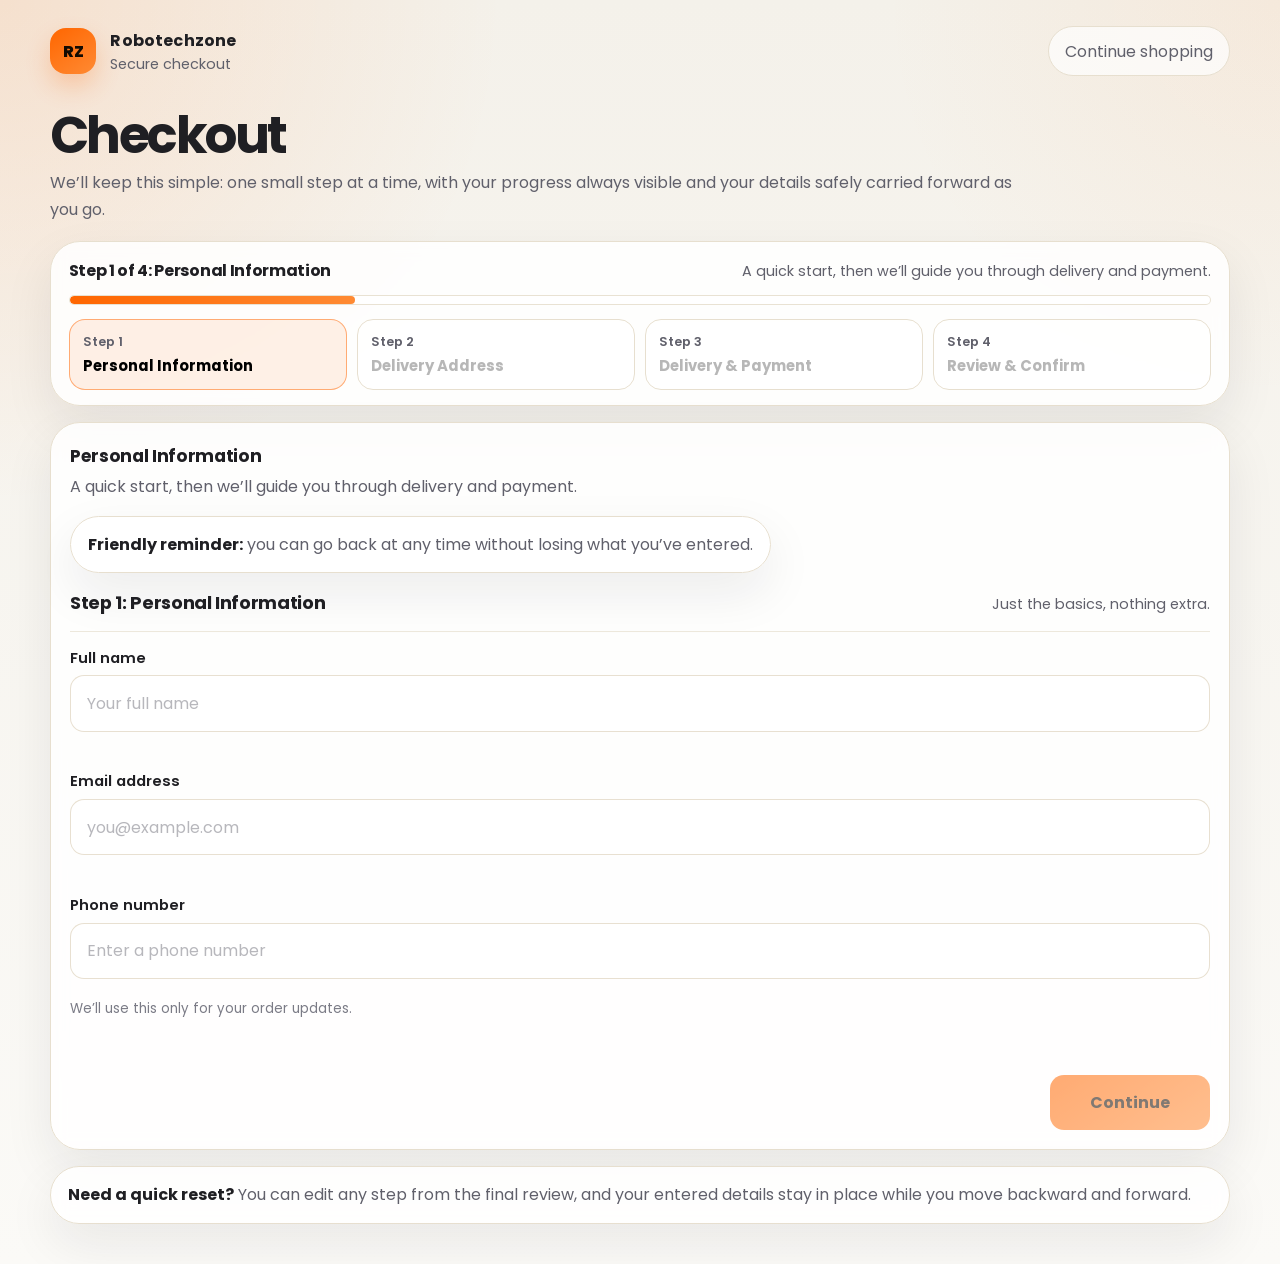
<file: checkout.html>
<!doctype html>
<html lang="en">
<head>
  <meta charset="utf-8">
  <meta name="viewport" content="width=device-width, initial-scale=1">
  <meta name="description" content="A simple 4-step checkout for Robotechzone with progress tracking, delivery choices, payment selection, code entry, and a friendly order summary.">
  <meta name="theme-color" content="#f4f1ea">
  <title>Checkout | Robotechzone</title>
  <link rel="preconnect" href="https://fonts.googleapis.com">
  <link rel="preconnect" href="https://fonts.gstatic.com" crossorigin>
  <link href="https://fonts.googleapis.com/css2?family=Poppins:wght@400;500;600;700;800&display=swap" rel="stylesheet">
  <style>
    :root {
      --bg: #f4f1ea;
      --bg-soft: #fcfbf8;
      --card: rgba(255, 255, 255, 0.86);
      --card-solid: #ffffff;
      --border: #e7dfcf;
      --text: #1f1f23;
      --muted: #60606b;
      --muted-2: #7b7b86;
      --accent: #ff6600;
      --accent-2: #ff8a33;
      --success: #18c964;
      --danger: #d94b4b;
      --shadow: 0 20px 50px rgba(26, 26, 35, 0.08);
      --radius-xl: 30px;
      --radius-lg: 22px;
      --radius-md: 16px;
      --radius-sm: 12px;
    }

    * {
      box-sizing: border-box;
    }

    html {
      scroll-behavior: smooth;
    }

    body {
      margin: 0;
      min-height: 100vh;
      font-family: "Poppins", system-ui, -apple-system, BlinkMacSystemFont, "Segoe UI", sans-serif;
      color: var(--text);
      background:
        radial-gradient(circle at top left, rgba(255, 102, 0, 0.12), transparent 28%),
        radial-gradient(circle at top right, rgba(255, 138, 51, 0.08), transparent 22%),
        linear-gradient(180deg, #f4f1ea 0%, #fbfaf7 100%);
    }

    a {
      color: inherit;
      text-decoration: none;
    }

    button,
    input,
    select,
    textarea {
      font: inherit;
    }

    button {
      cursor: pointer;
    }

    .site-shell {
      width: min(1180px, calc(100% - 2rem));
      margin: 0 auto;
      padding: 1rem 0 2.5rem;
    }

    .topbar {
      display: flex;
      justify-content: space-between;
      align-items: center;
      gap: 1rem;
      margin-bottom: 1.1rem;
      padding: 0.65rem 0 0.95rem;
    }

    .brand {
      display: inline-flex;
      align-items: center;
      gap: 0.9rem;
    }

    .brand-mark {
      width: 46px;
      height: 46px;
      display: grid;
      place-items: center;
      border-radius: 16px;
      background: linear-gradient(145deg, var(--accent), var(--accent-2));
      color: #140b02;
      font-weight: 800;
      box-shadow: 0 12px 24px rgba(255, 102, 0, 0.24);
    }

    .brand-copy {
      display: grid;
      gap: 0.08rem;
    }

    .brand-copy strong {
      font-size: 1rem;
      letter-spacing: 0.01em;
    }

    .brand-copy span {
      color: var(--muted);
      font-size: 0.9rem;
    }

    .back-link {
      padding: 0.72rem 1rem;
      border: 1px solid var(--border);
      border-radius: 999px;
      color: var(--muted);
      background: rgba(255, 255, 255, 0.7);
      transition: transform 0.2s ease, border-color 0.2s ease, background 0.2s ease, color 0.2s ease;
    }

    .back-link:hover,
    .back-link:focus-visible {
      color: var(--text);
      border-color: rgba(255, 102, 0, 0.42);
      background: rgba(255, 102, 0, 0.08);
      transform: translateY(-1px);
      outline: none;
    }

    .hero {
      margin-bottom: 1.15rem;
    }

    .page-title {
      margin: 0 0 0.45rem;
      font-size: clamp(2rem, 4vw, 3.45rem);
      line-height: 1.02;
      letter-spacing: -0.05em;
    }

    .page-lede {
      margin: 0;
      max-width: 62rem;
      color: var(--muted);
      line-height: 1.7;
    }

    .checkout-shell {
      display: grid;
      gap: 1rem;
    }

    .progress-card,
    .wizard-card,
    .support-card,
    .success-card {
      background: var(--card);
      border: 1px solid var(--border);
      border-radius: var(--radius-xl);
      box-shadow: var(--shadow);
      backdrop-filter: blur(8px);
    }

    .progress-card {
      padding: 1rem 1.1rem 0.95rem;
    }

    .progress-meta {
      display: flex;
      justify-content: space-between;
      gap: 0.85rem;
      align-items: baseline;
      margin-bottom: 0.75rem;
      flex-wrap: wrap;
    }

    .progress-meta strong {
      font-size: 1rem;
      letter-spacing: -0.02em;
    }

    .progress-meta span {
      color: var(--muted);
      font-size: 0.9rem;
    }

    .progress-track {
      width: 100%;
      height: 10px;
      border-radius: 999px;
      background: rgba(255, 255, 255, 0.85);
      overflow: hidden;
      border: 1px solid rgba(231, 223, 207, 0.9);
    }

    .progress-fill {
      width: 25%;
      height: 100%;
      border-radius: inherit;
      background: linear-gradient(90deg, var(--accent), var(--accent-2));
      transition: width 0.32s ease;
    }

    .progress-steps {
      display: grid;
      grid-template-columns: repeat(4, minmax(0, 1fr));
      gap: 0.6rem;
      margin-top: 0.85rem;
    }

    .progress-step {
      display: grid;
      gap: 0.35rem;
      border: 1px solid var(--border);
      border-radius: 16px;
      padding: 0.8rem 0.82rem;
      background: rgba(255, 255, 255, 0.64);
      text-align: left;
      transition: border-color 0.2s ease, background 0.2s ease, transform 0.2s ease;
    }

    .progress-step:hover,
    .progress-step:focus-visible {
      transform: translateY(-1px);
      border-color: rgba(255, 102, 0, 0.26);
      outline: none;
    }

    .progress-step.is-active {
      border-color: rgba(255, 102, 0, 0.5);
      background: rgba(255, 102, 0, 0.09);
    }

    .progress-step.is-complete {
      border-color: rgba(24, 201, 100, 0.26);
      background: rgba(24, 201, 100, 0.08);
    }

    .progress-step__label {
      font-size: 0.8rem;
      color: var(--muted);
      font-weight: 600;
    }

    .progress-step__title {
      font-size: 0.93rem;
      font-weight: 700;
      line-height: 1.35;
    }

    .wizard-card {
      padding: 1.2rem;
    }

    .wizard-head {
      display: flex;
      justify-content: space-between;
      gap: 1rem;
      align-items: flex-start;
      margin-bottom: 1rem;
      flex-wrap: wrap;
    }

    .wizard-head h2 {
      margin: 0;
      font-size: 1.08rem;
      letter-spacing: -0.02em;
    }

    .wizard-head p {
      margin: 0.35rem 0 0;
      color: var(--muted);
      line-height: 1.6;
    }

    .step-panel {
      display: none;
      animation: fadeRise 0.32s ease both;
    }

    .step-panel.is-active {
      display: block;
    }

    @keyframes fadeRise {
      from {
        opacity: 0;
        transform: translateY(12px);
      }
      to {
        opacity: 1;
        transform: translateY(0);
      }
    }

    .step-title {
      display: flex;
      justify-content: space-between;
      gap: 1rem;
      align-items: baseline;
      margin: 0 0 1rem;
      padding-bottom: 0.9rem;
      border-bottom: 1px solid rgba(231, 223, 207, 0.72);
      flex-wrap: wrap;
    }

    .step-title h3 {
      margin: 0;
      font-size: 1.12rem;
      letter-spacing: -0.02em;
    }

    .step-title span {
      color: var(--muted);
      font-size: 0.9rem;
    }

    .field-grid {
      display: grid;
      grid-template-columns: repeat(2, minmax(0, 1fr));
      gap: 0.9rem;
    }

    .field {
      display: grid;
      gap: 0.42rem;
    }

    .field--full {
      grid-column: 1 / -1;
    }

    .field label,
    .option-title,
    .summary-kicker,
    .summary-value strong {
      font-weight: 600;
    }

    .field label {
      font-size: 0.92rem;
    }

    .hint,
    .summary-muted,
    .summary-copy,
    .field-error {
      font-size: 0.84rem;
      line-height: 1.55;
    }

    .hint,
    .summary-muted,
    .summary-copy {
      color: var(--muted-2);
    }

    .summary-copy {
      white-space: pre-line;
    }

    .field-error {
      min-height: 1.15rem;
      margin: 0;
      color: var(--danger);
    }

    .input,
    .select,
    .textarea {
      width: 100%;
      border: 1px solid rgba(231, 223, 207, 0.95);
      border-radius: 14px;
      padding: 0.92rem 1rem;
      background: #fff;
      color: var(--text);
      transition: border-color 0.2s ease, box-shadow 0.2s ease, transform 0.2s ease;
    }

    .textarea {
      resize: vertical;
      min-height: 5rem;
    }

    .input::placeholder,
    .textarea::placeholder {
      color: rgba(96, 96, 107, 0.45);
    }

    .input:focus,
    .select:focus,
    .textarea:focus {
      outline: none;
      border-color: rgba(255, 102, 0, 0.82);
      box-shadow: 0 0 0 4px rgba(255, 102, 0, 0.12);
      transform: translateY(-1px);
    }

    .input.is-invalid,
    .select.is-invalid,
    .textarea.is-invalid {
      border-color: rgba(217, 75, 75, 0.92);
      box-shadow: 0 0 0 4px rgba(217, 75, 75, 0.12);
    }

    .input[readonly] {
      background: rgba(244, 241, 234, 0.75);
      cursor: not-allowed;
    }

    .step-actions {
      display: flex;
      justify-content: space-between;
      gap: 0.8rem;
      margin-top: 1rem;
      flex-wrap: wrap;
    }

    .step-actions--end {
      justify-content: flex-end;
    }

    .btn {
      border: 0;
      border-radius: 14px;
      padding: 0.95rem 1.1rem;
      font-weight: 700;
      cursor: pointer;
      transition: transform 0.2s ease, box-shadow 0.2s ease, background 0.2s ease, opacity 0.2s ease;
    }

    .btn:hover {
      transform: translateY(-1px);
    }

    .btn:disabled {
      cursor: not-allowed;
      opacity: 0.55;
      transform: none;
      box-shadow: none;
    }

    .btn-primary {
      background: linear-gradient(145deg, var(--accent), var(--accent-2));
      color: #180b00;
      box-shadow: 0 12px 24px rgba(255, 102, 0, 0.2);
    }

    .btn-primary:focus-visible,
    .btn-secondary:focus-visible,
    .link-button:focus-visible,
    .progress-step:focus-visible {
      outline: none;
      box-shadow: 0 0 0 4px rgba(255, 102, 0, 0.16);
    }

    .btn-secondary {
      background: rgba(255, 255, 255, 0.84);
      color: var(--text);
      border: 1px solid var(--border);
    }

    .btn-wide {
      min-width: 160px;
    }

    .link-button {
      display: inline-flex;
      align-items: center;
      gap: 0.3rem;
      border: 0;
      padding: 0;
      background: transparent;
      color: var(--accent);
      font-weight: 700;
      font-size: 0.88rem;
    }

    .option-grid {
      display: grid;
      grid-template-columns: repeat(3, minmax(0, 1fr));
      gap: 0.8rem;
    }

    .option-card {
      position: relative;
      display: grid;
      gap: 0.35rem;
      padding: 0.95rem 1rem;
      border: 1px solid var(--border);
      border-radius: var(--radius-md);
      background: rgba(255, 255, 255, 0.82);
      transition: border-color 0.2s ease, background 0.2s ease, transform 0.2s ease, box-shadow 0.2s ease;
    }

    .option-card:hover {
      transform: translateY(-1px);
      border-color: rgba(255, 102, 0, 0.25);
      box-shadow: 0 14px 24px rgba(26, 26, 35, 0.05);
    }

    .option-card input[type="radio"] {
      accent-color: var(--accent);
    }

    .option-card.is-selected {
      border-color: rgba(255, 102, 0, 0.5);
      background: rgba(255, 102, 0, 0.08);
    }

    .option-row {
      display: flex;
      justify-content: space-between;
      gap: 0.75rem;
      align-items: baseline;
    }

    .option-title {
      font-size: 0.98rem;
      letter-spacing: -0.01em;
    }

    .option-meta {
      color: var(--muted);
      font-size: 0.84rem;
      line-height: 1.45;
    }

    .delivery-options,
    .payment-options {
      display: grid;
      gap: 0.8rem;
    }

    .summary-grid {
      display: grid;
      grid-template-columns: minmax(0, 1.35fr) minmax(0, 0.95fr);
      gap: 0.9rem;
      align-items: start;
      margin-top: 1rem;
    }

    .summary-panel {
      border-radius: 22px;
      border: 1px solid var(--border);
      background: rgba(255, 255, 255, 0.8);
      padding: 1rem;
    }

    .summary-panel__head {
      display: flex;
      justify-content: space-between;
      gap: 1rem;
      align-items: baseline;
      margin-bottom: 0.75rem;
      flex-wrap: wrap;
    }

    .summary-panel__head h4 {
      margin: 0;
      font-size: 0.98rem;
      letter-spacing: -0.01em;
    }

    .summary-line {
      display: flex;
      justify-content: space-between;
      gap: 1rem;
      padding: 0.72rem 0;
      border-top: 1px solid rgba(231, 223, 207, 0.65);
      color: var(--muted);
      font-size: 0.92rem;
    }

    .summary-line:first-of-type {
      border-top: 0;
      padding-top: 0;
    }

    .summary-line strong {
      color: var(--text);
      font-weight: 600;
    }

    .summary-total {
      display: flex;
      justify-content: space-between;
      gap: 1rem;
      align-items: baseline;
      margin-top: 0.85rem;
      padding-top: 0.95rem;
      border-top: 1px solid rgba(255, 102, 0, 0.2);
    }

    .summary-total span {
      color: var(--muted);
      font-weight: 600;
    }

    .summary-total strong {
      font-size: clamp(1.45rem, 3vw, 2rem);
      letter-spacing: -0.03em;
      color: var(--text);
    }

    .summary-product {
      display: grid;
      grid-template-columns: 88px minmax(0, 1fr);
      gap: 0.9rem;
      align-items: center;
    }

    .summary-product__image,
    .summary-product__fallback {
      width: 88px;
      height: 88px;
      border-radius: 18px;
    }

    .summary-product__image {
      object-fit: cover;
      background: #111;
      border: 1px solid rgba(255, 255, 255, 0.12);
    }

    .summary-product__fallback {
      display: grid;
      place-items: center;
      background: linear-gradient(180deg, rgba(255, 102, 0, 0.12), rgba(255, 255, 255, 0.7));
      border: 1px solid rgba(255, 102, 0, 0.18);
      color: var(--muted);
      text-align: center;
      font-size: 0.8rem;
      padding: 0.55rem;
    }

    .summary-product h5 {
      margin: 0 0 0.28rem;
      font-size: 1rem;
    }

    .summary-product p {
      margin: 0;
      color: var(--muted);
      font-size: 0.88rem;
      line-height: 1.55;
    }

    .qty-control {
      display: inline-flex;
      align-items: center;
      gap: 0.65rem;
      border: 1px solid var(--border);
      border-radius: 999px;
      padding: 0.35rem;
      background: rgba(255, 255, 255, 0.75);
    }

    .qty-button {
      width: 34px;
      height: 34px;
      border: 0;
      border-radius: 50%;
      background: rgba(255, 102, 0, 0.14);
      color: var(--text);
    }

    .qty-value {
      min-width: 2rem;
      text-align: center;
      font-weight: 700;
    }

    .promo-row {
      display: grid;
      grid-template-columns: minmax(0, 1fr) auto;
      gap: 0.65rem;
    }

    .message {
      margin: 0.6rem 0 0;
      min-height: 1.2rem;
      font-size: 0.86rem;
    }

    .message--success {
      color: var(--success);
    }

    .message--error {
      color: var(--danger);
    }

    .summary-list {
      display: grid;
      gap: 0.75rem;
    }

    .summary-info {
      padding: 0.85rem 0.9rem;
      border-radius: 18px;
      background: rgba(244, 241, 234, 0.75);
      border: 1px solid rgba(231, 223, 207, 0.72);
    }

    .summary-info__head {
      display: flex;
      justify-content: space-between;
      gap: 1rem;
      align-items: baseline;
      margin-bottom: 0.35rem;
      flex-wrap: wrap;
    }

    .summary-info__head strong {
      font-size: 0.92rem;
    }

    .summary-info__head button {
      font-size: 0.86rem;
    }

    .security-note {
      display: grid;
      grid-template-columns: auto 1fr;
      gap: 0.75rem;
      padding: 0.95rem 1rem;
      border-radius: 18px;
      background: rgba(24, 201, 100, 0.08);
      border: 1px solid rgba(24, 201, 100, 0.18);
      margin-top: 1rem;
    }

    .security-note strong {
      display: block;
      margin-bottom: 0.2rem;
      color: var(--text);
    }

    .security-badge {
      width: 38px;
      height: 38px;
      display: grid;
      place-items: center;
      border-radius: 50%;
      color: var(--success);
      border: 1px solid rgba(24, 201, 100, 0.24);
      background: rgba(24, 201, 100, 0.12);
      font-weight: 800;
    }

    .summary-actions {
      display: flex;
      gap: 0.8rem;
      justify-content: space-between;
      flex-wrap: wrap;
      margin-top: 1rem;
    }

    .support-card {
      padding: 0.95rem 1.05rem;
      color: var(--muted);
    }

    .support-card strong {
      color: var(--text);
    }

    .success-overlay {
      position: fixed;
      inset: 0;
      display: none;
      align-items: center;
      justify-content: center;
      padding: 1rem;
      background: rgba(0, 0, 0, 0.72);
      backdrop-filter: blur(14px);
      z-index: 100;
    }

    .success-overlay.is-open {
      display: flex;
    }

    .success-card {
      width: min(100%, 620px);
      padding: 1.45rem;
      text-align: center;
      animation: pop 0.35s ease both;
    }

    .success-card h2 {
      margin: 0 0 0.35rem;
      font-size: clamp(1.7rem, 3.5vw, 2.2rem);
    }

    .success-card p {
      margin: 0;
      color: var(--muted);
      line-height: 1.7;
    }

    .checkmark {
      width: 88px;
      height: 88px;
      margin: 0 auto 0.85rem;
      border-radius: 50%;
      display: grid;
      place-items: center;
      background: rgba(24, 201, 100, 0.12);
      border: 1px solid rgba(24, 201, 100, 0.24);
      color: var(--success);
      font-size: 2.1rem;
      font-weight: 800;
      animation: pulse 1.2s infinite ease-in-out;
    }

    @keyframes pulse {
      0%, 100% { transform: scale(1); }
      50% { transform: scale(1.05); }
    }

    @keyframes pop {
      from {
        opacity: 0;
        transform: scale(0.96);
      }
      to {
        opacity: 1;
        transform: scale(1);
      }
    }

    .success-summary {
      display: grid;
      gap: 0.6rem;
      text-align: left;
      margin: 1.15rem 0 1.2rem;
      padding: 1rem;
      border-radius: 20px;
      background: rgba(244, 241, 234, 0.9);
      border: 1px solid rgba(231, 223, 207, 0.9);
    }

    .success-summary strong {
      color: var(--text);
    }

    .success-summary span {
      color: var(--muted);
    }

    .success-actions {
      display: flex;
      justify-content: center;
      gap: 0.8rem;
      flex-wrap: wrap;
    }

    .address-summary {
      white-space: pre-line;
    }

    .hidden {
      display: none !important;
    }

    @media (max-width: 960px) {
      .progress-steps {
        grid-template-columns: repeat(2, minmax(0, 1fr));
      }

      .summary-grid {
        grid-template-columns: 1fr;
      }

      .card-fields__grid {
        grid-template-columns: 1fr;
      }
    }

    @media (max-width: 720px) {
      .site-shell {
        width: min(100% - 1rem, 1180px);
      }

      .topbar {
        align-items: flex-start;
        flex-direction: column;
      }

      .progress-steps {
        grid-template-columns: 1fr;
      }

      .wizard-card {
        padding: 1rem;
      }

      .field-grid {
        grid-template-columns: 1fr;
      }

      .option-grid {
        grid-template-columns: 1fr;
      }

      .promo-row {
        grid-template-columns: 1fr;
      }

      .step-actions {
        flex-direction: column-reverse;
      }

      .step-actions .btn {
        width: 100%;
      }

      .summary-actions {
        flex-direction: column;
      }

      .summary-actions .btn {
        width: 100%;
      }

      .success-card {
        padding: 1.15rem;
      }
    }
  </style>
</head>
<body>
  <div class="site-shell">
    <header class="topbar">
      <a class="brand" href="index.html" aria-label="Robotechzone home">
        <span class="brand-mark">RZ</span>
        <span class="brand-copy">
          <strong>Robotechzone</strong>
          <span>Secure checkout</span>
        </span>
      </a>
      <a class="back-link" href="index.html">Continue shopping</a>
    </header>

    <main>
      <section class="hero">
        <h1 class="page-title">Checkout</h1>
        <p class="page-lede">We’ll keep this simple: one small step at a time, with your progress always visible and your details safely carried forward as you go.</p>
      </section>

      <div class="checkout-shell">
        <section class="progress-card" aria-label="Checkout progress">
          <div class="progress-meta">
            <strong id="step-status">Step 1 of 4: Personal Information</strong>
            <span id="step-helper">A quick start, then we’ll guide you through delivery and payment.</span>
          </div>
          <div class="progress-track" aria-hidden="true">
            <div class="progress-fill" id="progress-fill"></div>
          </div>
          <div class="progress-steps" id="progress-steps">
            <button class="progress-step is-active" type="button" data-go-step="1">
              <span class="progress-step__label">Step 1</span>
              <span class="progress-step__title">Personal Information</span>
            </button>
            <button class="progress-step" type="button" data-go-step="2">
              <span class="progress-step__label">Step 2</span>
              <span class="progress-step__title">Delivery Address</span>
            </button>
            <button class="progress-step" type="button" data-go-step="3">
              <span class="progress-step__label">Step 3</span>
              <span class="progress-step__title">Delivery & Payment</span>
            </button>
            <button class="progress-step" type="button" data-go-step="4">
              <span class="progress-step__label">Step 4</span>
              <span class="progress-step__title">Review & Confirm</span>
            </button>
          </div>
        </section>

        <section class="wizard-card">
          <div class="wizard-head">
            <div>
              <h2 id="wizard-title">A few details to get started</h2>
              <p id="wizard-copy">Tell us who this order is for. We’ll save your progress as you move through each step.</p>
            </div>
            <div class="support-card" aria-live="polite">
              <strong>Friendly reminder:</strong> you can go back at any time without losing what you’ve entered.
            </div>
          </div>

          <form id="checkout-form" novalidate>
            <section class="step-panel is-active" data-step="1">
              <div class="step-title">
                <h3>Step 1: Personal Information</h3>
                <span>Just the basics, nothing extra.</span>
              </div>
              <div class="field-grid">
                <div class="field field--full">
                  <label for="full-name">Full name</label>
                  <input id="full-name" class="input" name="fullName" type="text" placeholder="Your full name" autocomplete="name" required>
                  <p class="field-error" id="error-fullName" aria-live="polite"></p>
                </div>
                <div class="field field--full">
                  <label for="email-address">Email address</label>
                  <input id="email-address" class="input" name="email" type="email" placeholder="you@example.com" autocomplete="email" required>
                  <p class="field-error" id="error-email" aria-live="polite"></p>
                </div>
                <div class="field field--full">
                  <label for="phone-number">Phone number</label>
                  <input id="phone-number" class="input" name="phone" type="tel" inputmode="tel" placeholder="Enter a phone number" autocomplete="tel" required>
                  <p class="hint">We’ll use this only for your order updates.</p>
                  <p class="field-error" id="error-phone" aria-live="polite"></p>
                </div>
              </div>
              <div class="step-actions step-actions--end">
                <button class="btn btn-primary btn-wide" id="step1-next" type="button" disabled>Continue</button>
              </div>
            </section>

            <section class="step-panel" data-step="2">
              <div class="step-title">
                <h3>Step 2: Delivery Address</h3>
                <span>Where should we send it?</span>
              </div>
              <div class="field-grid">
                <div class="field field--full">
                  <label for="address-line1">Address line 1</label>
                  <input id="address-line1" class="input" name="addressLine1" type="text" placeholder="House number and street" autocomplete="address-line1" required>
                  <p class="field-error" id="error-addressLine1" aria-live="polite"></p>
                </div>
                <div class="field field--full">
                  <label for="address-line2">Address line 2</label>
                  <input id="address-line2" class="input" name="addressLine2" type="text" placeholder="Apartment, suite, landmark, etc. (optional)" autocomplete="address-line2">
                  <p class="field-error" id="error-addressLine2" aria-live="polite"></p>
                </div>
                <div class="field">
                  <label for="city">City</label>
                  <input id="city" class="input" name="city" type="text" placeholder="City" autocomplete="address-level2" required>
                  <p class="field-error" id="error-city" aria-live="polite"></p>
                </div>
                <div class="field">
                  <label for="state">State</label>
                  <input id="state" class="input" name="state" type="text" placeholder="State or region" autocomplete="address-level1" required>
                  <p class="field-error" id="error-state" aria-live="polite"></p>
                </div>
                <div class="field">
                  <label for="postal-code">ZIP / Postal code</label>
                  <input id="postal-code" class="input" name="postalCode" type="text" placeholder="ZIP or postal code" autocomplete="postal-code" required>
                  <p class="field-error" id="error-postalCode" aria-live="polite"></p>
                </div>
                <div class="field">
                  <label for="country">Country</label>
                  <input id="country" class="input" name="country" type="text" placeholder="Country" autocomplete="country-name" required>
                  <p class="field-error" id="error-country" aria-live="polite"></p>
                </div>
                <div class="field field--full">
                  <label style="display:flex; align-items:center; gap:0.65rem; font-weight:600;">
                    <input id="save-address" type="checkbox" name="saveAddress" style="width:18px; height:18px; accent-color: var(--accent);">
                    Save this address for future orders
                  </label>
                  <p class="hint">This stays on your device so next time we can prefill it for you.</p>
                </div>
              </div>
              <div class="step-actions">
                <button class="btn btn-secondary btn-wide" type="button" data-prev-step="1">Back</button>
                <button class="btn btn-primary btn-wide" type="button" data-next-step="3">Continue</button>
              </div>
            </section>

            <section class="step-panel" data-step="3">
              <div class="step-title">
                <h3>Step 3: Delivery Preference & Payment Method</h3>
                <span>Choose how fast you want it, then how you’d like to pay.</span>
              </div>

              <div class="field field--full" style="margin-bottom: 1rem;">
                <label style="display:block; margin-bottom:0.65rem;">Delivery preference</label>
                <div class="delivery-options" id="delivery-options">
                  <label class="option-card">
                    <div class="option-row">
                      <span class="option-title">Standard delivery</span>
                      <input type="radio" name="delivery" value="standard" checked>
                    </div>
                    <span class="option-meta">₹100 · Arrives in 5-7 business days</span>
                  </label>
                  <label class="option-card">
                    <div class="option-row">
                      <span class="option-title">Premium delivery</span>
                      <input type="radio" name="delivery" value="premium">
                    </div>
                    <span class="option-meta">₹200 · Arrives in 2-3 business days</span>
                  </label>
                </div>
              </div>

              <div class="field field--full">
                <label style="display:block; margin-bottom:0.65rem;">Payment method</label>
                <div class="payment-options" id="payment-options">
                  <label class="option-card">
                    <div class="option-row">
                      <span class="option-title">UPI</span>
                      <input type="radio" name="paymentMethod" value="upi" checked>
                    </div>
                    <span class="option-meta">Fast, familiar, and quick to confirm</span>
                  </label>
                  <label class="option-card">
                    <div class="option-row">
                      <span class="option-title">Cash on Delivery</span>
                      <input type="radio" name="paymentMethod" value="cod">
                    </div>
                    <span class="option-meta">Pay when your order arrives</span>
                  </label>
                </div>

                <p class="field-error" id="error-paymentMethod" aria-live="polite"></p>
              </div>

              <div class="step-actions">
                <button class="btn btn-secondary btn-wide" type="button" data-prev-step="2">Back</button>
                <button class="btn btn-primary btn-wide" type="button" data-next-step="4">Continue</button>
              </div>
            </section>

            <section class="step-panel" data-step="4">
              <div class="step-title">
                <h3>Step 4: Order Summary & Confirm</h3>
                <span>Review everything once, then place your order with confidence.</span>
              </div>

              <div class="field field--full">
                <label for="promo-code">Code</label>
                <div class="promo-row">
                  <input id="promo-code" name="code" class="input" type="text" placeholder="Enter code" autocomplete="off">
                  <button class="btn btn-secondary" id="promo-apply" type="button">Apply</button>
                </div>
                <p class="hint">Enter a code if you have one. We’ll include it in your WhatsApp order message.</p>
                <p id="promo-message" class="message" aria-live="polite"></p>
              </div>

              <div class="summary-grid">
                <section class="summary-panel" aria-labelledby="order-summary-title">
                  <div class="summary-panel__head">
                    <h4 id="order-summary-title">Order summary</h4>
                    <span class="summary-muted">A clear view of what you’re paying for</span>
                  </div>

                  <div class="summary-product">
                    <div id="product-image-wrap"></div>
                    <div>
                      <h5 id="product-name">Product</h5>
                      <p>Price per unit: <strong id="unit-price">₹0</strong></p>
                      <p class="summary-muted" id="product-meta"></p>
                    </div>
                  </div>

                  <div class="summary-line">
                    <span>Quantity</span>
                    <div class="qty-control" aria-label="Quantity selector">
                      <button class="qty-button" id="qty-minus" type="button" aria-label="Decrease quantity">-</button>
                      <span class="qty-value" id="qty-value">1</span>
                      <button class="qty-button" id="qty-plus" type="button" aria-label="Increase quantity">+</button>
                    </div>
                  </div>

                  <div class="summary-line">
                    <span>Subtotal</span>
                    <strong id="subtotal-value">₹0</strong>
                  </div>
                  <div class="summary-line">
                    <span>Delivery fee</span>
                    <strong id="delivery-fee-value">₹0</strong>
                  </div>
                  <div class="summary-line">
                    <span>Discount</span>
                    <strong id="discount-value">₹0</strong>
                  </div>
                  <div class="summary-total">
                    <span>Total</span>
                    <strong id="total-amount">₹0</strong>
                  </div>
                </section>

                <section class="summary-panel" aria-labelledby="review-title">
                  <div class="summary-panel__head">
                    <h4 id="review-title">Review your details</h4>
                    <span class="summary-muted">Tap edit to jump back to any step</span>
                  </div>

                  <div class="summary-list">
                    <div class="summary-info">
                      <div class="summary-info__head">
                        <strong>Step 1: Personal Information</strong>
                        <button class="link-button" type="button" data-edit-step="1">Edit</button>
                      </div>
                      <div class="summary-copy" id="summary-personal">Waiting for your details.</div>
                    </div>

                    <div class="summary-info">
                      <div class="summary-info__head">
                        <strong>Step 2: Delivery Address</strong>
                        <button class="link-button" type="button" data-edit-step="2">Edit</button>
                      </div>
                      <div class="summary-copy address-summary" id="summary-address">Waiting for your address.</div>
                    </div>

                    <div class="summary-info">
                      <div class="summary-info__head">
                        <strong>Step 3: Delivery & Payment</strong>
                        <button class="link-button" type="button" data-edit-step="3">Edit</button>
                      </div>
                      <div class="summary-copy" id="summary-shipping">Waiting for your delivery and payment choices.</div>
                    </div>
                  </div>

                  <div class="security-note">
                    <div class="security-badge" aria-hidden="true">✓</div>
                    <div>
                      <strong>Secure and reassuring</strong>
                      <div class="summary-copy">You’ll review everything before we hand off the order, and your address can be saved locally for next time if you choose.</div>
                    </div>
                  </div>
                </section>
              </div>

              <div class="step-actions">
                <button class="btn btn-secondary btn-wide" type="button" data-prev-step="3">Back</button>
                <button class="btn btn-primary btn-wide" id="place-order" type="submit">Place Order on WhatsApp</button>
                <p class="hint" style="margin:0; width:100%; text-align:right;">We’ll open WhatsApp with your order details. Just send the message to confirm your order.</p>
              </div>
            </section>
          </form>
        </section>

        <section class="support-card">
          <strong>Need a quick reset?</strong> You can edit any step from the final review, and your entered details stay in place while you move backward and forward.
        </section>
      </div>
    </main>
  </div>

  <div class="success-overlay" id="success-overlay" aria-hidden="true">
    <div class="success-card" role="dialog" aria-modal="true" aria-labelledby="success-title">
      <div class="checkmark" aria-hidden="true">✓</div>
      <h2 id="success-title">Your order is ready</h2>
      <p>We’ve prepared a WhatsApp message with your order details. Open it and send the message to confirm your order.</p>
      <div class="success-summary">
        <div><strong>Product:</strong> <span id="success-product"></span></div>
        <div><strong>Name:</strong> <span id="success-name"></span></div>
        <div><strong>Phone:</strong> <span id="success-phone"></span></div>
        <div><strong>Address:</strong> <span id="success-address"></span></div>
        <div><strong>Total:</strong> <span id="success-total"></span></div>
      </div>
      <div class="success-actions">
        <button class="btn btn-primary" id="open-whatsapp" type="button">Send Order on WhatsApp</button>
        <button class="btn btn-secondary" id="copy-order" type="button">Copy Order Details</button>
        <a class="btn btn-secondary" href="index.html">Continue Shopping</a>
      </div>
    </div>
  </div>

  <script>
    const storageKeys = {
      product: "rz_checkout_product",
      price: "rz_checkout_price",
      image: "rz_checkout_image",
      mrp: "rz_checkout_mrp",
      stock: "rz_checkout_stock",
      savedAddress: "rz_checkout_saved_address",
    };

    const whatsappNumber = "918458839587";

    const promoRules = {
      SAVE10: { type: "percent", value: 10 },
      BUNTY100: { type: "flat", value: 100 },
    };

    const deliveryOptions = {
      standard: { label: "Standard delivery", fee: 100, eta: "5-7 business days" },
      premium: { label: "Premium delivery", fee: 200, eta: "2-3 business days" },
    };

    const paymentLabels = {
      upi: "UPI",
      cod: "Cash on Delivery",
    };

    const fmt = new Intl.NumberFormat("en-IN", { style: "currency", currency: "INR", maximumFractionDigits: 0 });
    const currency = (value) => fmt.format(Math.max(0, Math.round(value || 0)));
    const toNumber = (value) => {
      const parsed = Number(String(value || "").replace(/[^\d.]/g, ""));
      return Number.isFinite(parsed) ? parsed : 0;
    };

    const qs = new URLSearchParams(window.location.search);
    const checkout = {
      product: qs.get("product") || localStorage.getItem(storageKeys.product) || "Selected product",
      price: toNumber(qs.get("price") || localStorage.getItem(storageKeys.price) || 0),
      image: qs.get("image") || localStorage.getItem(storageKeys.image) || "",
      mrp: toNumber(qs.get("mrp") || localStorage.getItem(storageKeys.mrp) || 0),
      stock: qs.get("stock") || localStorage.getItem(storageKeys.stock) || "5",
    };

    const state = {
      step: 1,
      qty: 1,
      delivery: "standard",
      paymentMethod: "upi",
      promoCode: "",
      codeText: "",
      promoDiscount: 0,
      lastOrderMessage: "",
      lastWhatsappUrl: "",
    };

    const elements = {
      form: document.getElementById("checkout-form"),
      stepStatus: document.getElementById("step-status"),
      stepHelper: document.getElementById("step-helper"),
      progressFill: document.getElementById("progress-fill"),
      stepPanels: document.querySelectorAll(".step-panel"),
      stepButtons: document.querySelectorAll("[data-go-step]"),
      wizardTitle: document.getElementById("wizard-title"),
      wizardCopy: document.getElementById("wizard-copy"),
      personalSummary: document.getElementById("summary-personal"),
      addressSummary: document.getElementById("summary-address"),
      shippingSummary: document.getElementById("summary-shipping"),
      productName: document.getElementById("product-name"),
      unitPrice: document.getElementById("unit-price"),
      productMeta: document.getElementById("product-meta"),
      imageWrap: document.getElementById("product-image-wrap"),
      qtyValue: document.getElementById("qty-value"),
      subtotalValue: document.getElementById("subtotal-value"),
      deliveryFeeValue: document.getElementById("delivery-fee-value"),
      discountValue: document.getElementById("discount-value"),
      totalAmount: document.getElementById("total-amount"),
      promoCode: document.getElementById("promo-code"),
      promoApply: document.getElementById("promo-apply"),
      promoMessage: document.getElementById("promo-message"),
      successOverlay: document.getElementById("success-overlay"),
      successProduct: document.getElementById("success-product"),
      successName: document.getElementById("success-name"),
      successPhone: document.getElementById("success-phone"),
      successAddress: document.getElementById("success-address"),
      successTotal: document.getElementById("success-total"),
      openWhatsapp: document.getElementById("open-whatsapp"),
      copyOrder: document.getElementById("copy-order"),
      deliveryCards: document.querySelectorAll("#delivery-options .option-card"),
      paymentCards: document.querySelectorAll("#payment-options .option-card"),
      qtyMinus: document.getElementById("qty-minus"),
      qtyPlus: document.getElementById("qty-plus"),
      step1Next: document.getElementById("step1-next"),
      saveAddress: document.getElementById("save-address"),
    };

    const fieldIds = [
      "fullName",
      "email",
      "phone",
      "addressLine1",
      "addressLine2",
      "city",
      "state",
      "postalCode",
      "country",
    ];

    const fields = Object.fromEntries(fieldIds.map((name) => [name, elements.form.elements.namedItem(name)]));

    function getFieldErrorEl(name) {
      return document.getElementById(`error-${name}`);
    }

    function setFieldError(name, message = "") {
      const field = fields[name];
      const errorEl = getFieldErrorEl(name);

      if (field) {
        field.classList.toggle("is-invalid", Boolean(message));
        field.setAttribute("aria-invalid", message ? "true" : "false");
      }

      if (errorEl) {
        errorEl.textContent = message;
      }
    }

    function clearFieldError(name) {
      setFieldError(name, "");
    }

    function clearErrorsForStep(step) {
      const stepFields = {
        1: ["fullName", "email", "phone"],
        2: ["addressLine1", "addressLine2", "city", "state", "postalCode", "country"],
        3: ["paymentMethod"],
      };

      (stepFields[step] || []).forEach(clearFieldError);
    }

    function setPromoMessage(type, text) {
      elements.promoMessage.className = `message ${type ? `message--${type}` : ""}`.trim();
      elements.promoMessage.textContent = text || "";
    }

    function getFormValues() {
      const data = new FormData(elements.form);
      return {
        code: String(data.get("code") || "").trim(),
        fullName: String(data.get("fullName") || "").trim(),
        email: String(data.get("email") || "").trim(),
        phone: String(data.get("phone") || "").trim(),
        addressLine1: String(data.get("addressLine1") || "").trim(),
        addressLine2: String(data.get("addressLine2") || "").trim(),
        city: String(data.get("city") || "").trim(),
        state: String(data.get("state") || "").trim(),
        postalCode: String(data.get("postalCode") || "").trim(),
        country: String(data.get("country") || "").trim(),
        delivery: String(data.get("delivery") || "standard"),
        paymentMethod: String(data.get("paymentMethod") || "upi"),
        saveAddress: Boolean(data.get("saveAddress")),
      };
    }

    function deliveryCharge() {
      return deliveryOptions[state.delivery]?.fee ?? 0;
    }

    function subtotal() {
      return checkout.price * state.qty;
    }

    function discountAmount() {
      if (!state.promoCode || !promoRules[state.promoCode]) {
        return 0;
      }

      const base = subtotal();
      const rule = promoRules[state.promoCode];
      const discount = rule.type === "percent" ? (base * rule.value) / 100 : rule.value;
      return Math.min(base, discount);
    }

    function totalAmount() {
      return Math.max(0, subtotal() + deliveryCharge() - discountAmount());
    }

    function selectedPaymentLabel() {
      return paymentLabels[state.paymentMethod] || "Card";
    }

    function formatAddress(values) {
      const lines = [values.addressLine1];
      if (values.addressLine2) lines.push(values.addressLine2);
      lines.push(`${values.city}, ${values.state} ${values.postalCode}`);
      lines.push(values.country);
      return lines.filter(Boolean);
    }

    function formatPaymentSummary(values) {
      return selectedPaymentLabel();
    }

    function buildOrderDetails() {
      const values = getFormValues();
      const addressLines = formatAddress(values);
      const delivery = deliveryOptions[state.delivery];
      const total = totalAmount();
      const codeText = values.code || state.codeText || "";

      const message = [
        "Hello, I want to place an order.",
        "",
        `Product: ${checkout.product}`,
        `Qty: ${state.qty}`,
        `Code: ${codeText || "No code entered"}`,
        `Name: ${values.fullName}`,
        `Phone: ${values.phone}`,
        `Email: ${values.email}`,
        `Address: ${addressLines.join(", ")}`,
        `Delivery: ${delivery.label} (${delivery.eta})`,
        `Payment: ${selectedPaymentLabel()}`,
        `Total: ${currency(total)}`,
      ].join("\n");

      return {
        values,
        addressLines,
        total,
        message,
      };
    }

    function renderProduct() {
      elements.productName.textContent = checkout.product;
      elements.unitPrice.textContent = currency(checkout.price);
      elements.productMeta.textContent = `In stock: ${checkout.stock}`;

      if (checkout.image) {
        const img = document.createElement("img");
        img.className = "summary-product__image";
        img.alt = checkout.product;
        img.src = checkout.image;
        elements.imageWrap.innerHTML = "";
        elements.imageWrap.appendChild(img);
      } else {
        elements.imageWrap.innerHTML = '<div class="summary-product__fallback">No image available</div>';
      }
    }

    function renderTotals() {
      const sub = subtotal();
      const delivery = deliveryCharge();
      const discount = discountAmount();
      const total = totalAmount();

      elements.qtyValue.textContent = String(state.qty);
      elements.subtotalValue.textContent = currency(sub);
      elements.deliveryFeeValue.textContent = delivery === 0 ? "Free" : currency(delivery);
      elements.discountValue.textContent = discount > 0 ? `- ${currency(discount)}` : currency(0);
      elements.totalAmount.textContent = currency(total);
      elements.discountValue.style.color = discount > 0 ? "var(--success)" : "var(--text)";
    }

    function renderSummary() {
      const values = getFormValues();
      const delivery = deliveryOptions[state.delivery];
      const addressLines = formatAddress(values);

      elements.personalSummary.textContent = values.fullName || values.email || values.phone
        ? [`${values.fullName || "Name not added"}`, values.email || "Email not added", values.phone || "Phone not added"].join("\n")
        : "Waiting for your details.";

      elements.addressSummary.textContent = addressLines.length > 0
        ? addressLines.join("\n")
        : "Waiting for your address.";

      elements.shippingSummary.textContent = [
        `${delivery.label} · ${delivery.eta}`,
        `Code: ${values.code || "No code entered"}`,
        `Payment: ${formatPaymentSummary(values)}`,
        values.saveAddress ? "This address will be saved on this device." : "Address will not be saved.",
      ].join("\n");
    }

    function renderProductSummaryMeta() {
      const delivery = deliveryOptions[state.delivery];
      elements.productMeta.textContent = [
        `In stock: ${checkout.stock}`,
        `${delivery.label}`,
        `Payment: ${selectedPaymentLabel()}`,
      ].join(" · ");
    }

    function updateDeliveryState() {
      const selected = getFormValues().delivery;
      state.delivery = selected;

      elements.deliveryCards.forEach((card) => {
        const input = card.querySelector('input[type="radio"]');
        const isSelected = input?.checked;
        card.classList.toggle("is-selected", Boolean(isSelected));
      });
    }

    function updatePaymentState() {
      const values = getFormValues();
      state.paymentMethod = values.paymentMethod;

      elements.paymentCards.forEach((card) => {
        const input = card.querySelector('input[type="radio"]');
        card.classList.toggle("is-selected", Boolean(input?.checked));
      });
    }

    function updateProgress() {
      const titles = {
        1: "Personal Information",
        2: "Delivery Address",
        3: "Delivery & Payment",
        4: "Review & Confirm",
      };
      const helperCopy = {
        1: "A quick start, then we’ll guide you through delivery and payment.",
        2: "Add the address details and keep going at your own pace.",
        3: "Choose a delivery speed and a payment method that feels right.",
        4: "Everything is in one place so you can review with confidence.",
      };

      elements.stepStatus.textContent = `Step ${state.step} of 4: ${titles[state.step]}`;
      elements.stepHelper.textContent = helperCopy[state.step];
      elements.wizardTitle.textContent = titles[state.step];
      elements.wizardCopy.textContent = helperCopy[state.step];
      elements.progressFill.style.width = `${(state.step / 4) * 100}%`;

      elements.stepButtons.forEach((button) => {
        const step = Number(button.dataset.goStep);
        button.classList.toggle("is-active", step === state.step);
        button.classList.toggle("is-complete", step < state.step);
      });

      elements.stepPanels.forEach((panel) => {
        const step = Number(panel.dataset.step);
        panel.classList.toggle("is-active", step === state.step);
      });
    }

    function validatePhone(value) {
      const digits = value.replace(/\D/g, "");
      return digits.length >= 10 && digits.length <= 15;
    }

    function validatePostalCode(value) {
      return /^[A-Za-z0-9][A-Za-z0-9 -]{2,9}$/.test(value.trim());
    }

    function validateStep(step, { showErrors = false } = {}) {
      const values = getFormValues();
      let valid = true;

      const fail = (name, message) => {
        valid = false;
        if (showErrors) setFieldError(name, message);
      };

      if (step === 1) {
        if (!values.fullName) {
          fail("fullName", "Please enter your full name so we know who the order is for.");
        } else {
          clearFieldError("fullName");
        }

        if (!values.email) {
          fail("email", "Please add your email address so we can send order updates.");
        } else if (!fields.email.checkValidity()) {
          fail("email", "Please enter a valid email address, like name@example.com.");
        } else {
          clearFieldError("email");
        }

        if (!values.phone) {
          fail("phone", "Please enter a phone number so we can contact you if needed.");
        } else if (!validatePhone(values.phone)) {
          fail("phone", "Please enter a valid phone number with 10 to 15 digits.");
        } else {
          clearFieldError("phone");
        }
      }

      if (step === 2) {
        if (!values.addressLine1) {
          fail("addressLine1", "Please enter address line 1.");
        } else {
          clearFieldError("addressLine1");
        }

        clearFieldError("addressLine2");

        if (!values.city) {
          fail("city", "Please enter your city.");
        } else {
          clearFieldError("city");
        }

        if (!values.state) {
          fail("state", "Please enter your state or region.");
        } else {
          clearFieldError("state");
        }

        if (!values.postalCode) {
          fail("postalCode", "Please enter your ZIP or postal code.");
        } else if (!validatePostalCode(values.postalCode)) {
          fail("postalCode", "Please enter a valid ZIP or postal code.");
        } else {
          clearFieldError("postalCode");
        }

        if (!values.country) {
          fail("country", "Please enter your country.");
        } else {
          clearFieldError("country");
        }
      }

      if (showErrors && step === 3 && !values.paymentMethod) {
        fail("paymentMethod", "Please select a payment method.");
      } else {
        clearFieldError("paymentMethod");
      }

      return valid;
    }

    function canContinueFromStep1() {
      return validateStep(1, { showErrors: false });
    }

    function updateStep1Button() {
      elements.step1Next.disabled = !canContinueFromStep1();
    }

    function goToStep(step, { focus = true } = {}) {
      const nextStep = Math.max(1, Math.min(4, Number(step) || 1));
      state.step = nextStep;
      updateProgress();
      renderSummary();
      renderProductSummaryMeta();
      updateDeliveryState();
      updatePaymentState();
      updateStep1Button();
      updateActionVisibility();

      if (focus) {
        const panel = document.querySelector(`.step-panel[data-step="${nextStep}"]`);
        panel?.scrollIntoView({ behavior: "smooth", block: "start" });
      }
    }

    function updateActionVisibility() {
      elements.stepButtons.forEach((button) => {
        const step = Number(button.dataset.goStep);
        button.disabled = step > state.step;
      });
    }

    function applyPromo() {
      const rawCode = elements.promoCode.value.trim();
      const code = rawCode.toUpperCase();
      state.codeText = rawCode;

      if (!code) {
        state.promoCode = "";
        state.promoDiscount = 0;
        setPromoMessage("error", "Please enter a code first.");
        renderTotals();
        renderSummary();
        return;
      }

      if (!promoRules[code]) {
        state.promoCode = "";
        state.promoDiscount = 0;
        setPromoMessage("error", "That code isn’t valid for a discount, but it will still be sent in WhatsApp.");
        renderTotals();
        renderSummary();
        return;
      }

      state.promoCode = code;
      state.promoDiscount = discountAmount();
      setPromoMessage("success", `${code} applied. You saved ${currency(state.promoDiscount)}.`);
      renderTotals();
      renderSummary();
    }

    function loadSavedAddress() {
      try {
        const raw = localStorage.getItem(storageKeys.savedAddress);
        return raw ? JSON.parse(raw) : null;
      } catch {
        return null;
      }
    }

    function saveAddressIfRequested(values) {
      if (!values.saveAddress) {
        localStorage.removeItem(storageKeys.savedAddress);
        return;
      }

      const payload = {
        addressLine1: values.addressLine1,
        addressLine2: values.addressLine2,
        city: values.city,
        state: values.state,
        postalCode: values.postalCode,
        country: values.country,
      };

      localStorage.setItem(storageKeys.savedAddress, JSON.stringify(payload));
    }

    function prefillSavedAddress() {
      const saved = loadSavedAddress();
      if (!saved) {
        return;
      }

      Object.entries(saved).forEach(([key, value]) => {
        if (fields[key]) {
          fields[key].value = value;
        }
      });

      elements.saveAddress.checked = true;
    }

    function createWhatsAppUrl(message) {
      return `https://wa.me/${whatsappNumber}?text=${encodeURIComponent(message)}`;
    }

    function openOrderChannel() {
      if (!state.lastWhatsappUrl) {
        return;
      }

      const opened = window.open(state.lastWhatsappUrl, "_blank", "noopener,noreferrer");
      if (!opened) {
        window.location.href = state.lastWhatsappUrl;
      }
    }

    async function copyOrderDetails() {
      if (!state.lastOrderMessage) {
        return;
      }

      try {
        await navigator.clipboard.writeText(state.lastOrderMessage);
        setPromoMessage("success", "Order details copied. You can paste them anywhere you need.");
      } catch {
        setPromoMessage("error", "Copy wasn’t available in this browser, but your order details are still ready.");
      }
    }

    function showSuccessOverlay(details) {
      const values = details.values;
      elements.successProduct.textContent = checkout.product;
      elements.successName.textContent = values.fullName;
      elements.successPhone.textContent = values.phone;
      elements.successAddress.textContent = details.addressLines.join(", ");
      elements.successTotal.textContent = currency(details.total);
      elements.successOverlay.classList.add("is-open");
      elements.successOverlay.setAttribute("aria-hidden", "false");
    }

    function hideSuccessOverlay() {
      elements.successOverlay.classList.remove("is-open");
      elements.successOverlay.setAttribute("aria-hidden", "true");
    }

    function initFieldListeners() {
      const liveFields = ["fullName", "email", "phone", "addressLine1", "city", "state", "postalCode", "country"];
      liveFields.forEach((name) => {
        const field = fields[name];
        if (!field) return;

        field.addEventListener("input", () => {
          if (name === "phone") {
            field.value = field.value.replace(/[^\d+()\-\s]/g, "");
          }

          updateStep1Button();
          if (state.step === 4) {
            renderSummary();
          }
        });

        field.addEventListener("blur", () => {
          if (state.step === 1) {
            validateStep(1, { showErrors: true });
            updateStep1Button();
          }
        });
      });

      ["addressLine1", "addressLine2", "city", "state", "postalCode", "country"].forEach((name) => {
        const field = fields[name];
        if (!field) return;

        field.addEventListener("input", () => {
          if (state.step === 4) {
            renderSummary();
          }
        });
      });

      document.querySelectorAll('input[name="delivery"]').forEach((radio) => {
        radio.addEventListener("change", () => {
          updateDeliveryState();
          renderTotals();
          renderSummary();
          renderProductSummaryMeta();
        });
      });

      document.querySelectorAll('input[name="paymentMethod"]').forEach((radio) => {
        radio.addEventListener("change", () => {
          updatePaymentState();
          renderSummary();
        });
      });

      elements.qtyMinus.addEventListener("click", () => {
        state.qty = Math.max(1, state.qty - 1);
        renderTotals();
        renderSummary();
      });

      elements.qtyPlus.addEventListener("click", () => {
        state.qty += 1;
        renderTotals();
        renderSummary();
      });

      elements.promoApply.addEventListener("click", applyPromo);
      elements.promoCode.addEventListener("keydown", (event) => {
        if (event.key === "Enter") {
          event.preventDefault();
          applyPromo();
        }
      });

      elements.step1Next.addEventListener("click", () => {
        if (!validateStep(1, { showErrors: true })) {
          return;
        }
        goToStep(2);
      });

      document.querySelectorAll("[data-next-step]").forEach((button) => {
        button.addEventListener("click", () => {
          const nextStep = Number(button.dataset.nextStep);
          if (!validateStep(state.step, { showErrors: true })) {
            return;
          }
          goToStep(nextStep);
        });
      });

      document.querySelectorAll("[data-prev-step]").forEach((button) => {
        button.addEventListener("click", () => {
          goToStep(Number(button.dataset.prevStep));
        });
      });

      document.querySelectorAll("[data-edit-step]").forEach((button) => {
        button.addEventListener("click", () => {
          goToStep(Number(button.dataset.editStep));
        });
      });

      elements.stepButtons.forEach((button) => {
        button.addEventListener("click", () => {
          const requested = Number(button.dataset.goStep);
          if (requested <= state.step) {
            goToStep(requested);
          }
        });
      });

      elements.openWhatsapp.addEventListener("click", openOrderChannel);
      elements.copyOrder.addEventListener("click", copyOrderDetails);

      elements.successOverlay.addEventListener("click", (event) => {
        if (event.target === elements.successOverlay) {
          hideSuccessOverlay();
        }
      });

      document.addEventListener("keydown", (event) => {
        if (event.key === "Escape" && elements.successOverlay.classList.contains("is-open")) {
          hideSuccessOverlay();
        }
      });

      elements.form.addEventListener("submit", (event) => {
        event.preventDefault();

        if (!validateStep(1, { showErrors: true })) {
          goToStep(1);
          return;
        }

        if (!validateStep(2, { showErrors: true })) {
          goToStep(2);
          return;
        }

        if (!validateStep(3, { showErrors: true })) {
          goToStep(3);
          return;
        }

        const details = buildOrderDetails();
        state.lastOrderMessage = details.message;
        state.lastWhatsappUrl = createWhatsAppUrl(details.message);
        saveAddressIfRequested(details.values);
        showSuccessOverlay(details);
        openOrderChannel();
      });
    }

    function initSavedAddressSupport() {
      const saved = loadSavedAddress();
      if (!saved) {
        return;
      }

      Object.entries(saved).forEach(([key, value]) => {
        if (fields[key]) {
          fields[key].value = value;
        }
      });
      elements.saveAddress.checked = true;
    }

    function init() {
      renderProduct();
      initSavedAddressSupport();
      updateDeliveryState();
      updatePaymentState();
      updateProgress();
      renderTotals();
      renderSummary();
      renderProductSummaryMeta();
      updateStep1Button();
      updateActionVisibility();
      initFieldListeners();
      setPromoMessage("", "");
    }

    init();
  </script>
</body>
</html>
</file>
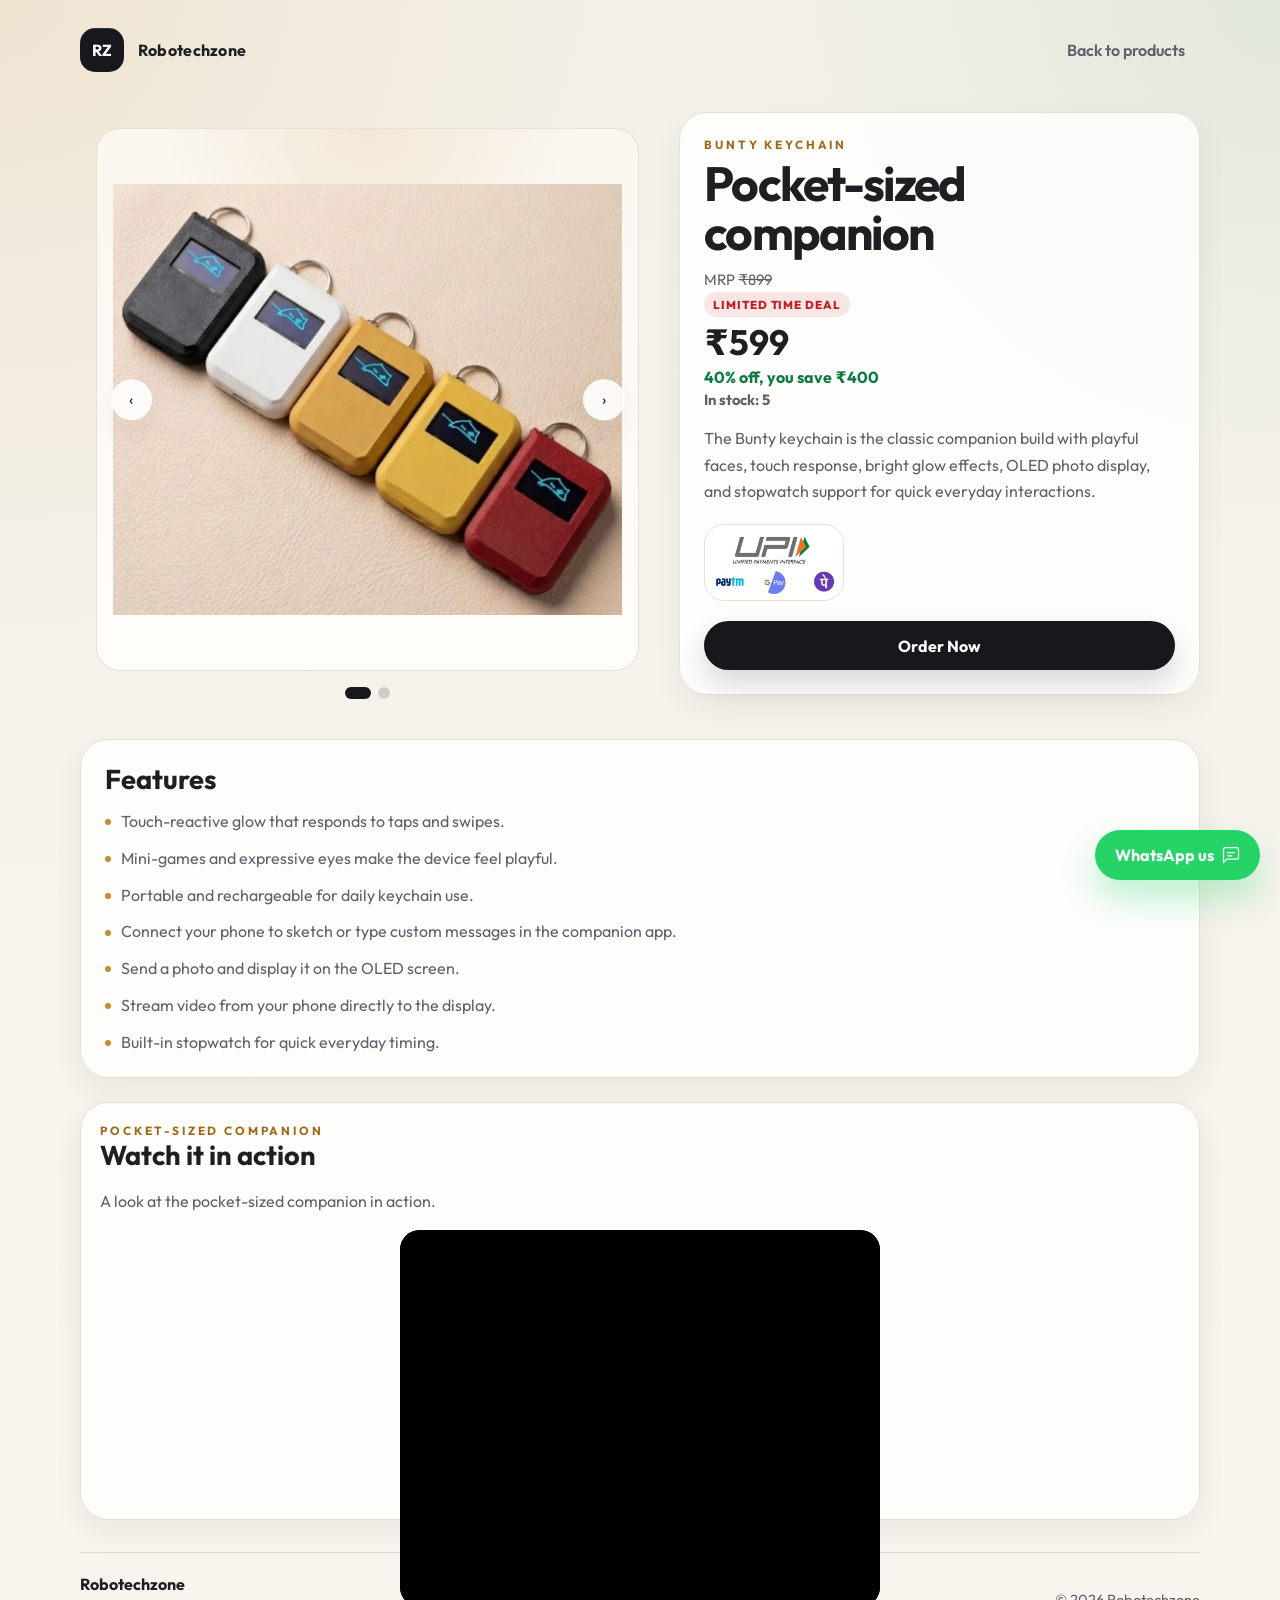
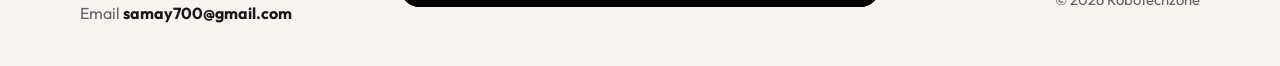
<file: pages/keychain-classic.html>
<!doctype html>
<html lang="en">
<head>
  <meta charset="utf-8">
  <meta name="viewport" content="width=device-width, initial-scale=1">
  <meta name="description" content="Bunty keychain is a touch-reactive pocket companion with expressive faces, mini-games, photo display on OLED, stopwatch support, and real-time creativity support. Order through WhatsApp.">
  <meta name="theme-color" content="#f4f1ea">
  <title>Bunty Desktop keychain  | Robotechzone</title>
  <link rel="preconnect" href="https://fonts.googleapis.com">
  <link rel="preconnect" href="https://fonts.gstatic.com" crossorigin>
  <link href="https://fonts.googleapis.com/css2?family=Outfit:wght@400;600;700;800&display=swap" rel="stylesheet">
  <link rel="stylesheet" href="../css/styles.css">
</head>
<body class="page page--product" data-page="product" data-base-path="../" data-product-name="Bunty keychain ">
  <div class="site-shell">
    <header class="site-header" data-site-header></header>

    <main class="page-main product-page">
      <section class="product-hero" aria-labelledby="keychain-classic-title">
        <div class="product-gallery" data-product-gallery aria-label="Bunty keychain  product images">
          <div class="product-gallery__stage">
            <button class="product-gallery__control product-gallery__control--prev" type="button" data-gallery-prev aria-label="Show previous image">
              <span aria-hidden="true">‹</span>
            </button>
            <div class="product-gallery__viewport">
              <button class="product-gallery__slide is-active" type="button" data-gallery-slide aria-label="Open image 1">
                <img src="../assets/images/vox-keychain.png" alt="Bunty keychain front product photo" loading="eager" fetchpriority="high">
              </button>
              <button class="product-gallery__slide" type="button" data-gallery-slide aria-label="Open image 2">
                <img src="../assets/images/image1.jpeg" alt="Bunty keychain  product photo 2" loading="eager" fetchpriority="high">
              </button>
            </div>
            <button class="product-gallery__control product-gallery__control--next" type="button" data-gallery-next aria-label="Show next image">
              <span aria-hidden="true">›</span>
            </button>
          </div>
          <div class="product-gallery__dots" data-gallery-dots aria-label="Select keychain classic image"></div>
        </div>

        <div class="product-panel">
          <p class="eyebrow">Bunty keychain </p>
          <h1 class="product-title" id="keychain-classic-title">Pocket-sized companion</h1>
          <div class="price-block" aria-label="Price information">
            <p class="price-mrp">MRP <span class="price-strike">₹899</span></p>
            <span class="deal-badge">Limited time deal</span>
            <p class="price-now">₹599</p>
            <p class="price-save">40% off, you save ₹400</p>
            <p class="price-stock">In stock: 5</p>
          </div>
          <p class="product-summary">
            The Bunty keychain  is the classic companion build with playful faces, touch response, bright glow effects, OLED photo display, and stopwatch support for quick everyday interactions.
          </p>

          <div class="payment-block">
            <div class="payment-card" role="img" aria-label="Accepted payments: UPI, PhonePe, Paytm, Google Pay">
              <img src="../assets/images/payment/payment-methods.jpg" alt="" loading="lazy" decoding="async">
            </div>
          </div>

          <button
            type="button"
            class="btn btn-primary btn-wide buy-now"
            data-product="Bunty Desktop keychain "
            data-checkout-name="Bunty keychain"
            data-checkout-price="599"
            data-checkout-image="../assets/images/vox-keychain.png"
            data-checkout-mrp="899"
          >Order Now</button>
        </div>
      </section>

      <section class="video-grid" aria-labelledby="keychain-classic-features-title">
        <article class="content-card">
          <h2 class="section-title" id="keychain-classic-features-title">Features</h2>
          <ul class="feature-list">
            <li>Touch-reactive glow that responds to taps and swipes.</li>
            <li>Mini-games and expressive eyes make the device feel playful.</li>
            <li>Portable and rechargeable for daily keychain use.</li>
            <li>Connect your phone to sketch or type custom messages in the companion app.</li>
            <li>Send a photo and display it on the OLED screen.</li>
            <li>Stream video from your phone directly to the display.</li>
            <li>Built-in stopwatch for quick everyday timing.</li>
          </ul>
        </article>
      </section>

      <section class="video-grid" aria-labelledby="pocket-video-title">
        <article class="video-card">
          <p class="eyebrow">Pocket-sized companion</p>
          <h2 class="section-title" id="pocket-video-title">Watch it in action</h2>
          <p class="video-copy">A look at the pocket-sized companion in action.</p>
          <div class="video-frame video-frame--embed">
            <iframe
              src="https://www.youtube-nocookie.com/embed/PTFCTEpUKp8?rel=0&modestbranding=1"
              title="Pocket-sized companion demo video"
              loading="lazy"
              allow="accelerometer; autoplay; clipboard-write; encrypted-media; gyroscope; picture-in-picture; web-share"
              allowfullscreen
            ></iframe>
          </div>
        </article>
      </section>
    </main>

    <footer class="site-footer" data-site-footer></footer>
  </div>

  <a class="whatsapp-cta" href="https://wa.me/918458839587" target="_blank" rel="noreferrer" aria-label="Chat with Robotechzone on WhatsApp">
    <span>WhatsApp us</span>
    <svg aria-hidden="true" width="20" height="20" viewBox="0 0 24 24" fill="none" xmlns="http://www.w3.org/2000/svg">
      <path d="M21 15a2 2 0 0 1-2 2H7l-4 4V5a2 2 0 0 1 2-2h14a2 2 0 0 1 2 2z" stroke="currentColor" stroke-width="1.5" stroke-linecap="round" stroke-linejoin="round"></path>
      <path d="M8 9h8" stroke="currentColor" stroke-width="1.5" stroke-linecap="round"></path>
      <path d="M8 13h5" stroke="currentColor" stroke-width="1.5" stroke-linecap="round"></path>
    </svg>
  </a>

  <script src="../js/scripts.js" defer></script>
</body>
</html>
</file>
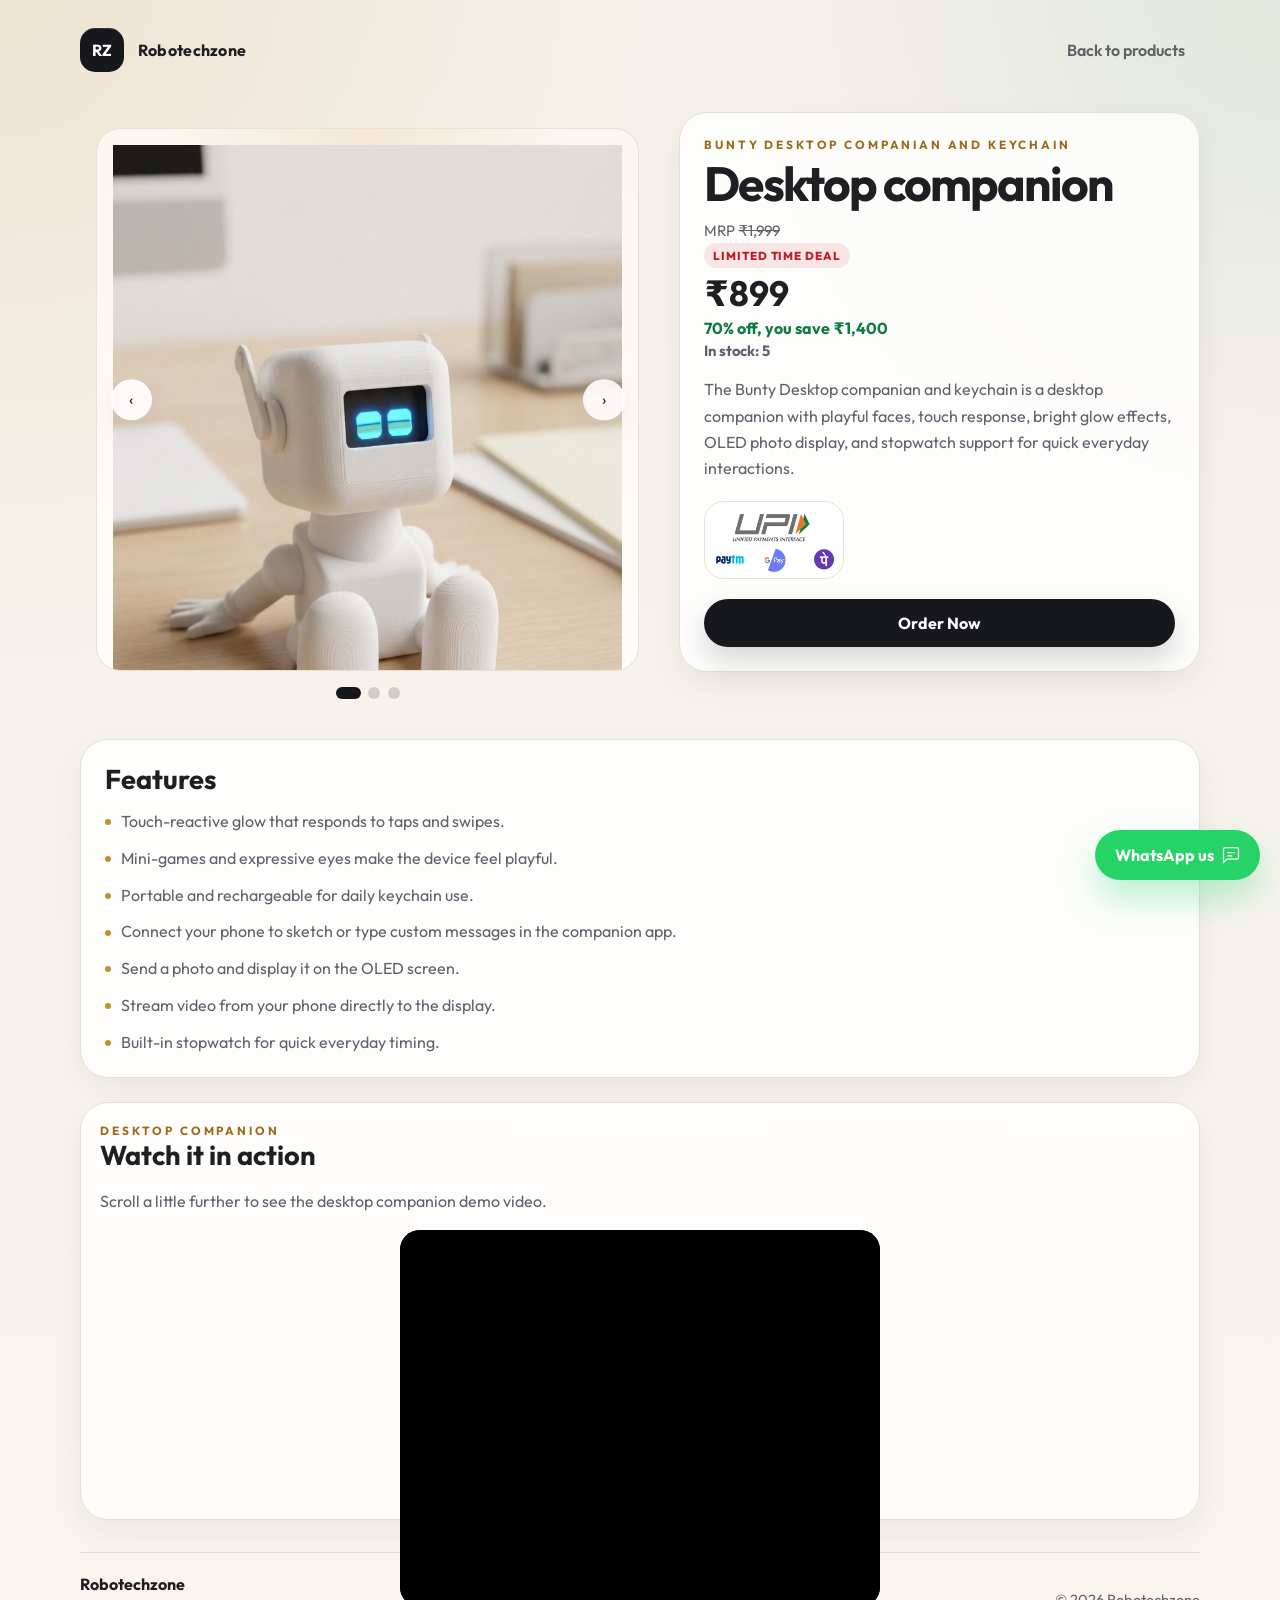
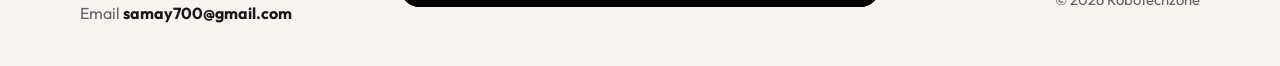
<file: pages/keychain.html>
<!doctype html>
<html lang="en">
<head>
  <meta charset="utf-8">
  <meta name="viewport" content="width=device-width, initial-scale=1">
  <meta name="description" content="Bunty Desktop companian and keychain is a touch-reactive pocket companion with expressive faces, mini-games, photo display on OLED, stopwatch support, and real-time creativity support. Order through WhatsApp.">
  <meta name="theme-color" content="#f4f1ea">
  <title>Bunty Desktop companian and keychain | Robotechzone</title>
  <link rel="preconnect" href="https://fonts.googleapis.com">
  <link rel="preconnect" href="https://fonts.gstatic.com" crossorigin>
  <link href="https://fonts.googleapis.com/css2?family=Outfit:wght@400;600;700;800&display=swap" rel="stylesheet">
  <link rel="stylesheet" href="../css/styles.css">
</head>
<body class="page page--product" data-page="product" data-base-path="../" data-product-name="Bunty Desktop companian and keychain">
  <div class="site-shell">
    <header class="site-header" data-site-header></header>

    <main class="page-main product-page">
      <section class="product-hero" aria-labelledby="keychain-title">
        <div class="product-gallery" data-product-gallery aria-label="Bunty Desktop companian and keychain product images">
          <div class="product-gallery__stage">
            <button class="product-gallery__control product-gallery__control--prev" type="button" data-gallery-prev aria-label="Show previous image">
              <span aria-hidden="true">‹</span>
            </button>
            <div class="product-gallery__viewport">
              <button class="product-gallery__slide is-active" type="button" data-gallery-slide aria-label="Open image 1">
                <img src="../assets/images/image.png" alt="Bunty Desktop companian and keychain front product photo" loading="eager" fetchpriority="high">
              </button>
              <button class="product-gallery__slide" type="button" data-gallery-slide aria-label="Open image 2">
              <!-- <img src="../assets/images/vox-keychain.png" alt="Bunty Desktop companian and keychain product photo 2" loading="eager" fetchpriority="high"> -->
              </button>
              <button class="product-gallery__slide" type="button" data-gallery-slide aria-label="Open image 3">
                <img src="../assets/images/Vox%20Keychain1.png" alt="Bunty Desktop companian and keychain product photo 3" loading="eager" fetchpriority="high">
              </button>
            </div>
            <button class="product-gallery__control product-gallery__control--next" type="button" data-gallery-next aria-label="Show next image">
              <span aria-hidden="true">›</span>
            </button>
          </div>
          <div class="product-gallery__dots" data-gallery-dots aria-label="Select keychain image"></div>
        </div>

        <div class="product-panel">
          <p class="eyebrow">Bunty Desktop companian and keychain</p>
          <h1 class="product-title" id="keychain-title">Desktop companion</h1>
          <div class="price-block" aria-label="Price information">
            <p class="price-mrp">MRP <span class="price-strike">₹1,999</span></p>
            <span class="deal-badge">Limited time deal</span>
            <p class="price-now">₹899</p>
            <p class="price-save">70% off, you save ₹1,400</p>
            <p class="price-stock">In stock: 5</p>
          </div>
          <p class="product-summary">
            The Bunty Desktop companian and keychain is a desktop companion with playful faces, touch response, bright glow effects, OLED photo display, and stopwatch support for quick everyday interactions.
          </p>

          <div class="payment-block">
            <div class="payment-card" role="img" aria-label="Accepted payments: UPI, PhonePe, Paytm, Google Pay">
              <img src="../assets/images/payment/payment-methods.jpg" alt="" loading="lazy" decoding="async">
            </div>
          </div>

          <button
            type="button"
            class="btn btn-primary btn-wide buy-now"
            data-product="Bunty Desktop companian and keychain"
            data-checkout-name="Bunty Desktop companian and keychain"
            data-checkout-price="899"
            data-checkout-image="../assets/images/image.png"
            data-checkout-mrp="1999"
          >Order Now</button>
        </div>
      </section>

      <section class="video-grid" aria-labelledby="keychain-features-title">
        <article class="content-card">
          <h2 class="section-title" id="keychain-features-title">Features</h2>
          <ul class="feature-list">
            <li>Touch-reactive glow that responds to taps and swipes.</li>
            <li>Mini-games and expressive eyes make the device feel playful.</li>
            <li>Portable and rechargeable for daily keychain use.</li>
            <li>Connect your phone to sketch or type custom messages in the companion app.</li>
            <li>Send a photo and display it on the OLED screen.</li>
            <li>Stream video from your phone directly to the display.</li>
            <li>Built-in stopwatch for quick everyday timing.</li>
          </ul>
        </article>
      </section>

      <section class="video-grid" aria-labelledby="keychain-video-title">
        <article class="video-card">
          <p class="eyebrow">Desktop companion</p>
          <h2 class="section-title" id="keychain-video-title">Watch it in action</h2>
          <p class="video-copy">Scroll a little further to see the desktop companion demo video.</p>
          <div class="video-frame video-frame--embed">
            <iframe
              src="https://www.youtube-nocookie.com/embed/gARb0_Gnkr0?rel=0&modestbranding=1"
              title="Desktop companion demo video"
              loading="lazy"
              allow="accelerometer; autoplay; clipboard-write; encrypted-media; gyroscope; picture-in-picture; web-share"
              allowfullscreen
            ></iframe>
          </div>
        </article>
      </section>
    </main>

    <footer class="site-footer" data-site-footer></footer>
  </div>

  <a class="whatsapp-cta" href="https://wa.me/918458839587" target="_blank" rel="noreferrer" aria-label="Chat with Robotechzone on WhatsApp">
    <span>WhatsApp us</span>
    <svg aria-hidden="true" width="20" height="20" viewBox="0 0 24 24" fill="none" xmlns="http://www.w3.org/2000/svg">
      <path d="M21 15a2 2 0 0 1-2 2H7l-4 4V5a2 2 0 0 1 2-2h14a2 2 0 0 1 2 2z" stroke="currentColor" stroke-width="1.5" stroke-linecap="round" stroke-linejoin="round"></path>
      <path d="M8 9h8" stroke="currentColor" stroke-width="1.5" stroke-linecap="round"></path>
      <path d="M8 13h5" stroke="currentColor" stroke-width="1.5" stroke-linecap="round"></path>
    </svg>
  </a>

  <script src="../js/scripts.js" defer></script>
</body>
</html>
</file>
<file: css/styles.css>
:root {
  --bg: #f4f1ea;
  --bg-accent: #ece6da;
  --surface: #ffffff;
  --surface-soft: #fbfaf7;
  --text: #1f1f23;
  --muted: #60606b;
  --border: #e7dfcf;
  --shadow: 0 20px 50px rgba(26, 26, 35, 0.08);
  --shadow-soft: 0 12px 30px rgba(26, 26, 35, 0.06);
  --brand: #17181c;
  --brand-soft: #f0eadf;
  --accent: #c78d2e;
  --accent-strong: #9d6917;
  --danger: #c31d24;
  --success: #0f7a3f;
  --whatsapp: #25d366;
  --whatsapp-dark: #1da851;
  --radius-lg: 28px;
  --radius-md: 20px;
  --radius-sm: 14px;
}

*,
*::before,
*::after {
  box-sizing: border-box;
}

html {
  scroll-behavior: smooth;
}

body {
  margin: 0;
  min-height: 100vh;
  color: var(--text);
  font-family: "Outfit", "Segoe UI", system-ui, -apple-system, sans-serif;
  background:
    radial-gradient(circle at top left, rgba(199, 141, 46, 0.13), transparent 32%),
    radial-gradient(circle at top right, rgba(15, 122, 63, 0.08), transparent 26%),
    linear-gradient(180deg, var(--bg) 0%, #f8f5ef 100%);
}

body.is-lightbox-open {
  overflow: hidden;
}

img,
video {
  display: block;
  max-width: 100%;
}

a {
  color: inherit;
}

button,
input,
textarea {
  font: inherit;
}

.page {
  position: relative;
}

.visually-hidden {
  position: absolute !important;
  width: 1px;
  height: 1px;
  padding: 0;
  margin: -1px;
  overflow: hidden;
  clip: rect(0, 0, 0, 0);
  white-space: nowrap;
  border: 0;
}

.site-shell {
  width: min(1120px, calc(100% - 2rem));
  margin: 0 auto;
  padding: 1.5rem 0 2rem;
}

.site-header,
.site-footer {
  display: flex;
  align-items: center;
  justify-content: space-between;
  gap: 1rem;
}

.site-header {
  padding: 0.25rem 0 1.5rem;
}

.brand {
  display: inline-flex;
  align-items: center;
  gap: 0.85rem;
  text-decoration: none;
  font-weight: 700;
  letter-spacing: 0.02em;
}

.brand-mark {
  width: 44px;
  height: 44px;
  border-radius: 15px;
  background: var(--brand);
  color: #fff;
  display: grid;
  place-items: center;
  box-shadow: inset 0 1px 0 rgba(255, 255, 255, 0.12);
}

.brand-name {
  font-size: 1rem;
}

.back-link {
  text-decoration: none;
  color: var(--muted);
  font-weight: 600;
  border: 1px solid transparent;
  padding: 0.6rem 0.9rem;
  border-radius: 999px;
  transition: color 0.2s ease, border-color 0.2s ease, background 0.2s ease;
}

.back-link:hover,
.back-link:focus-visible {
  color: var(--brand);
  background: rgba(255, 255, 255, 0.55);
  border-color: var(--border);
}

.eyebrow {
  margin: 0;
  color: var(--accent-strong);
  text-transform: uppercase;
  letter-spacing: 0.24em;
  font-size: 0.74rem;
  font-weight: 700;
}

.page-main {
  display: block;
}

.home-hero {
  padding: 1.25rem 0 2rem;
  max-width: 42rem;
}

.home-hero h1,
.product-title {
  margin: 0.45rem 0 0.8rem;
  line-height: 1.02;
  letter-spacing: -0.04em;
}

.home-hero h1 {
  font-size: clamp(2.2rem, 5vw, 4rem);
}

.home-lede,
.product-summary,
.product-meta,
.video-copy,
.payment-note,
.feature-list li,
.footer-copy,
.contact-email {
  color: var(--muted);
  line-height: 1.65;
}

.home-lede {
  margin: 0;
  font-size: 1.03rem;
  max-width: 36rem;
}

.product-grid {
  display: grid;
  grid-template-columns: repeat(auto-fit, minmax(240px, 1fr));
  gap: 1.25rem;
  margin-top: 1.5rem;
}

.product-card {
  display: flex;
  flex-direction: column;
  gap: 0.85rem;
  padding: 1rem;
  text-decoration: none;
  background: rgba(255, 255, 255, 0.78);
  border: 1px solid var(--border);
  border-radius: var(--radius-lg);
  box-shadow: var(--shadow-soft);
  transition: transform 0.24s ease, box-shadow 0.24s ease, border-color 0.24s ease;
  backdrop-filter: blur(6px);
}

.product-card:hover,
.product-card:focus-visible {
  transform: translateY(-4px);
  box-shadow: var(--shadow);
  border-color: rgba(199, 141, 46, 0.32);
  outline: none;
}

.product-card__media {
  border-radius: 22px;
  overflow: hidden;
  aspect-ratio: 1 / 0.78;
  background: linear-gradient(180deg, #f5efe2, #fefdf9);
}

.product-card__media img {
  width: 100%;
  height: 100%;
  object-fit: cover;
}

.product-card__title {
  margin: 0;
  font-size: 1.15rem;
}

.product-card__price {
  display: grid;
  gap: 0.15rem;
  margin: 0;
  padding: 0.8rem 0.9rem;
  border-radius: 18px;
  background: rgba(244, 241, 234, 0.9);
  border: 1px solid rgba(231, 223, 207, 0.9);
}

.product-card__price-label {
  color: var(--accent-strong);
  font-size: 0.72rem;
  font-weight: 800;
  text-transform: uppercase;
  letter-spacing: 0.08em;
}

.product-card__price-now {
  color: var(--brand);
  font-size: 1.08rem;
  font-weight: 800;
  line-height: 1.1;
}

.product-card__price-mrp {
  color: var(--muted);
  font-size: 0.88rem;
}

.product-card__price-save {
  color: var(--success);
  font-size: 0.84rem;
  font-weight: 700;
}

.product-card__stock {
  color: var(--muted);
  font-size: 0.82rem;
  font-weight: 700;
}

.product-card__price--quote .product-card__price-now {
  font-size: 1rem;
}

.product-card__tagline {
  margin: 0;
  color: var(--muted);
  line-height: 1.55;
}

.product-card__cta {
  display: inline-flex;
  align-items: center;
  gap: 0.4rem;
  margin-top: auto;
  font-weight: 700;
  color: var(--accent-strong);
}

.catalog-section {
  display: grid;
  gap: 1rem;
  margin-top: 2.75rem;
}

.catalog-section__head {
  display: grid;
  gap: 0.35rem;
  max-width: 48rem;
}

.catalog-section__head h2 {
  margin: 0;
  font-size: clamp(1.5rem, 3vw, 2.1rem);
  letter-spacing: -0.03em;
}

.catalog-section__head p {
  margin: 0;
  color: var(--muted);
  line-height: 1.6;
}

.product-card--lamp .product-card__media {
  aspect-ratio: 1 / 1;
  padding: 0.7rem;
  background: linear-gradient(180deg, #f6f1e6, #fffdf9);
}

.product-card--lamp .product-card__media img {
  object-fit: contain;
}

.product-card__media--fallback {
  display: grid;
  place-items: center;
}

.product-card__fallback {
  display: inline-flex;
  align-items: center;
  justify-content: center;
  min-height: 4rem;
  padding: 0.75rem 0.9rem;
  text-align: center;
  color: var(--muted);
  font-weight: 700;
  border: 1px dashed rgba(96, 96, 107, 0.28);
  border-radius: 18px;
  background: rgba(255, 255, 255, 0.65);
}

.product-page {
  display: grid;
  gap: 1.5rem;
  padding: 1rem 0 0;
}

.product-hero {
  display: grid;
  grid-template-columns: minmax(0, 1.05fr) minmax(0, 0.95fr);
  gap: 1.5rem;
  align-items: start;
}

.product-visual,
.product-panel,
.content-card,
.video-card,
.video-placeholder,
.order-modal__card {
  background: rgba(255, 255, 255, 0.84);
  border: 1px solid var(--border);
  border-radius: var(--radius-lg);
  box-shadow: var(--shadow-soft);
}

.product-visual {
  overflow: hidden;
}

.product-visual img {
  width: 100%;
  height: 100%;
  object-fit: cover;
}

.product-visual img.is-zoomable {
  cursor: zoom-in;
}

.product-visual img.is-zoomable:focus-visible {
  outline: 2px solid rgba(199, 141, 46, 0.55);
  outline-offset: 4px;
}

.product-visual--dual,
.product-visual--triple {
  padding: 0.9rem;
  max-width: 44rem;
  margin-inline: auto;
}

.product-visual__grid {
  display: grid;
  grid-template-columns: repeat(2, minmax(0, 1fr));
  gap: 0.75rem;
  align-items: stretch;
  justify-items: center;
}

.product-visual--triple .product-visual__grid {
  grid-template-columns: repeat(3, minmax(0, 1fr));
}

.product-visual__tile {
  margin: 0;
  width: 100%;
  max-width: 15.5rem;
  aspect-ratio: 0.82 / 1;
  padding: 0.55rem;
  border-radius: 22px;
  overflow: hidden;
  border: 1px solid rgba(231, 223, 207, 0.9);
  background:
    radial-gradient(circle at top, rgba(199, 141, 46, 0.09), transparent 36%),
    linear-gradient(180deg, #faf7f1 0%, #fffdf9 100%);
  display: grid;
  place-items: center;
}

.product-visual__tile img {
  width: 100%;
  height: 100%;
  object-fit: contain;
  object-position: center center;
}

.product-gallery {
  display: grid;
  gap: 1rem;
  padding: 1rem;
}

.product-gallery__stage {
  position: relative;
  aspect-ratio: 1 / 1;
  border-radius: 24px;
  overflow: hidden;
  border: 1px solid rgba(231, 223, 207, 0.9);
  background:
    radial-gradient(circle at top, rgba(199, 141, 46, 0.14), transparent 34%),
    linear-gradient(180deg, #faf7f1 0%, #fffdf9 100%);
}

.product-gallery__viewport {
  position: absolute;
  inset: 0;
}

.product-gallery__slide {
  appearance: none;
  -webkit-appearance: none;
  border: 0;
  background: transparent;
  position: absolute;
  inset: 0;
  display: grid;
  place-items: center;
  margin: 0;
  padding: 1rem;
  opacity: 0;
  transition: opacity 0.24s ease;
  cursor: zoom-in;
  text-align: inherit;
  pointer-events: none;
}

.product-gallery__slide.is-active {
  opacity: 1;
  pointer-events: auto;
}

.product-gallery__slide img {
  width: 100%;
  height: 100%;
  object-fit: contain;
}

.product-gallery__slide:focus-visible {
  outline: 2px solid rgba(199, 141, 46, 0.55);
  outline-offset: -6px;
}

.product-gallery__fallback {
  width: 100%;
  height: 100%;
  display: grid;
  place-items: center;
  padding: 1.25rem;
  text-align: center;
  color: var(--muted);
  font-weight: 700;
  background:
    radial-gradient(circle at top, rgba(199, 141, 46, 0.08), transparent 36%),
    linear-gradient(180deg, rgba(255, 255, 255, 0.75), rgba(251, 248, 241, 0.95));
}

.product-gallery__control {
  position: absolute;
  top: 50%;
  transform: translateY(-50%);
  width: 2.6rem;
  height: 2.6rem;
  border: 0;
  border-radius: 999px;
  background: rgba(255, 255, 255, 0.9);
  color: var(--brand);
  box-shadow: var(--shadow-soft);
  cursor: pointer;
  display: grid;
  place-items: center;
  z-index: 2;
}

.product-gallery__control:hover,
.product-gallery__control:focus-visible {
  outline: none;
  background: #fff;
}

.product-gallery__control--prev {
  left: 0.85rem;
}

.product-gallery__control--next {
  right: 0.85rem;
}

.product-gallery__dots {
  display: flex;
  justify-content: center;
  gap: 0.45rem;
}

.product-gallery__dot {
  width: 0.7rem;
  height: 0.7rem;
  border: 0;
  border-radius: 999px;
  background: rgba(31, 31, 35, 0.18);
  cursor: pointer;
  transition: width 0.2s ease, background 0.2s ease;
}

.product-gallery__dot.is-active {
  width: 1.6rem;
  background: var(--brand);
}

.image-lightbox {
  position: fixed;
  inset: 0;
  display: none;
  align-items: center;
  justify-content: center;
  padding: 1rem;
  background: rgba(17, 18, 22, 0.78);
  backdrop-filter: blur(10px);
  z-index: 60;
}

.image-lightbox.is-open {
  display: flex;
}

.image-lightbox__panel {
  position: relative;
  width: min(92vw, 980px);
  max-height: 90vh;
  padding: 1rem;
  border-radius: 28px;
  background: rgba(255, 255, 255, 0.96);
  box-shadow: 0 28px 80px rgba(0, 0, 0, 0.28);
}

.image-lightbox__figure {
  margin: 0;
  display: grid;
  gap: 0.85rem;
  justify-items: center;
}

.image-lightbox__image {
  width: 100%;
  max-height: calc(90vh - 7rem);
  object-fit: contain;
  border-radius: 20px;
  background: linear-gradient(180deg, #faf7f1, #fffdf9);
}

.image-lightbox__meta {
  display: flex;
  align-items: center;
  justify-content: space-between;
  gap: 1rem;
  width: 100%;
  color: var(--muted);
  font-size: 0.92rem;
}

.image-lightbox__close,
.image-lightbox__control {
  border: 0;
  background: rgba(255, 255, 255, 0.92);
  color: var(--brand);
  box-shadow: var(--shadow-soft);
  cursor: pointer;
}

.image-lightbox__close {
  position: absolute;
  top: 0.85rem;
  right: 0.85rem;
  width: 2.6rem;
  height: 2.6rem;
  border-radius: 999px;
  display: grid;
  place-items: center;
  z-index: 2;
}

.image-lightbox__control {
  position: absolute;
  top: 50%;
  transform: translateY(-50%);
  width: 2.8rem;
  height: 2.8rem;
  border-radius: 999px;
  display: grid;
  place-items: center;
  z-index: 2;
}

.image-lightbox__control--prev {
  left: 0.75rem;
}

.image-lightbox__control--next {
  right: 0.75rem;
}

.image-lightbox__control[hidden] {
  display: none;
}

.product-panel {
  padding: 1.5rem;
}

.product-title {
  font-size: clamp(1.9rem, 4vw, 3rem);
}

.product-meta {
  margin: 0 0 1.1rem;
}

.price-block {
  display: grid;
  gap: 0.2rem;
  margin-bottom: 1rem;
}

.price-mrp,
.price-stock,
.price-save {
  margin: 0;
}

.price-mrp {
  color: var(--muted);
  font-size: 0.94rem;
}

.price-now {
  margin: 0;
  font-size: clamp(1.8rem, 3vw, 2.2rem);
  font-weight: 700;
}

.price-strike {
  text-decoration: line-through;
}

.deal-badge {
  display: inline-flex;
  align-items: center;
  gap: 0.35rem;
  width: fit-content;
  padding: 0.3rem 0.55rem;
  border-radius: 999px;
  background: rgba(195, 29, 36, 0.1);
  color: var(--danger);
  font-size: 0.72rem;
  font-weight: 800;
  text-transform: uppercase;
  letter-spacing: 0.08em;
}

.price-save {
  color: var(--success);
  font-weight: 700;
}

.price-stock {
  color: var(--muted);
  font-size: 0.92rem;
  font-weight: 700;
}

.product-summary {
  margin: 0 0 1.2rem;
}

.payment-block {
  display: grid;
  gap: 0.55rem;
  margin: 1rem 0 1.25rem;
}

.payment-card {
  width: min(100%, 140px);
  border-radius: var(--radius-md);
  border: 1px solid var(--border);
  overflow: hidden;
  background: linear-gradient(180deg, #fff 0%, #faf7f0 100%);
}

.payment-card img {
  width: 100%;
  height: auto;
}

.payment-note {
  margin: 0;
  font-size: 0.92rem;
  font-weight: 700;
  color: var(--danger);
}

.btn {
  border: 0;
  border-radius: 999px;
  padding: 0.9rem 1.45rem;
  display: inline-flex;
  align-items: center;
  justify-content: center;
  text-decoration: none;
  font-weight: 700;
  cursor: pointer;
  transition: transform 0.2s ease, box-shadow 0.2s ease, background 0.2s ease;
}

.btn:hover,
.btn:focus-visible {
  transform: translateY(-1px);
  outline: none;
}

.btn-primary {
  background: var(--brand);
  color: #fff;
  box-shadow: 0 14px 28px rgba(23, 24, 28, 0.16);
}

.btn-primary:hover,
.btn-primary:focus-visible {
  background: #0f1013;
}

.btn-wide {
  width: 100%;
}

.content-card {
  padding: 1.4rem 1.5rem;
}

.section-title {
  margin: 0 0 0.75rem;
  font-size: clamp(1.25rem, 2.4vw, 1.7rem);
}

.feature-list {
  list-style: none;
  margin: 0;
  padding: 0;
  display: grid;
  gap: 0.65rem;
}

.feature-list li {
  position: relative;
  padding-left: 1rem;
}

.feature-list li::before {
  content: "";
  position: absolute;
  left: 0;
  top: 0.7em;
  width: 0.38rem;
  height: 0.38rem;
  border-radius: 999px;
  background: var(--accent);
}

.video-grid {
  display: grid;
  grid-template-columns: repeat(auto-fit, minmax(260px, 1fr));
  gap: 1.25rem;
}

.video-card {
  padding: 1.2rem;
}

.video-frame,
.video-placeholder {
  overflow: hidden;
  min-height: 100%;
}

.video-frame--embed {
  aspect-ratio: 16 / 9;
  border-radius: var(--radius-md);
  background: #000;
  max-width: 480px;
  margin-inline: auto;
}

.video-frame video {
  width: 100%;
  height: 100%;
  max-height: 420px;
  object-fit: cover;
  border-radius: var(--radius-md);
  background: #000;
}

.video-frame--embed iframe {
  width: 100%;
  height: 100%;
  border: 0;
  display: block;
  background: #000;
}

.video-placeholder {
  display: grid;
  place-items: center;
  padding: 1.25rem;
  min-height: 320px;
  text-align: center;
  background:
    radial-gradient(circle at top, rgba(199, 141, 46, 0.12), transparent 36%),
    linear-gradient(180deg, #fff 0%, #faf7ef 100%);
}

.video-placeholder__inner {
  max-width: 22rem;
}

.video-placeholder__inner h3 {
  margin: 0.4rem 0 0.5rem;
  font-size: 1.35rem;
}

.site-footer {
  margin-top: 2rem;
  padding: 1.3rem 0 0.5rem;
  border-top: 1px solid rgba(87, 78, 60, 0.15);
}

.footer-copy {
  margin: 0;
  font-size: 0.92rem;
}

.footer-meta {
  display: grid;
  justify-items: end;
  gap: 0.2rem;
}

.contact-email {
  margin: 0.35rem 0 0;
}

.contact-email a {
  color: var(--brand);
  text-decoration: none;
  font-weight: 700;
}

.contact-email a:hover,
.contact-email a:focus-visible {
  color: var(--accent-strong);
}

.whatsapp-cta {
  position: fixed;
  right: 1.25rem;
  bottom: 1.25rem;
  z-index: 60;
  display: inline-flex;
  align-items: center;
  gap: 0.45rem;
  padding: 0.95rem 1.2rem;
  border-radius: 999px;
  background: var(--whatsapp);
  color: #fff;
  text-decoration: none;
  font-weight: 700;
  box-shadow: 0 18px 35px rgba(37, 211, 102, 0.3);
  transition: transform 0.2s ease, box-shadow 0.2s ease, background 0.2s ease;
}

.whatsapp-cta:hover,
.whatsapp-cta:focus-visible {
  background: var(--whatsapp-dark);
  transform: translateY(-1px);
  box-shadow: 0 20px 40px rgba(29, 168, 101, 0.33);
}

.whatsapp-cta svg {
  display: block;
}

.order-modal {
  position: fixed;
  inset: 0;
  display: grid;
  place-items: center;
  padding: 1rem;
  background: rgba(16, 16, 20, 0.55);
  opacity: 0;
  pointer-events: none;
  transition: opacity 0.22s ease;
  z-index: 100;
}

.order-modal.is-open {
  opacity: 1;
  pointer-events: auto;
}

.order-modal__card {
  width: min(100%, 460px);
  padding: 1.35rem;
  position: relative;
}

.order-modal__title {
  margin: 0.45rem 0 0.2rem;
  font-size: 1.35rem;
}

.order-modal__note {
  margin: 0;
  color: var(--muted);
}

.order-close {
  position: absolute;
  top: 0.65rem;
  right: 0.75rem;
  border: 0;
  background: transparent;
  color: var(--muted);
  font-size: 1.5rem;
  line-height: 1;
  cursor: pointer;
}

.order-form {
  display: grid;
  gap: 0.9rem;
  margin-top: 0.35rem;
}

.order-form label {
  display: grid;
  gap: 0.4rem;
  font-weight: 600;
  color: var(--text);
}

.order-form input,
.order-form textarea,
.order-form select {
  width: 100%;
  border: 1px solid var(--border);
  border-radius: 16px;
  padding: 0.9rem 1rem;
  background: #fff;
  color: var(--text);
  transition: border-color 0.2s ease, box-shadow 0.2s ease;
}

.order-form input:focus,
.order-form textarea:focus,
.order-form select:focus {
  outline: none;
  border-color: rgba(199, 141, 46, 0.7);
  box-shadow: 0 0 0 4px rgba(199, 141, 46, 0.12);
}

.order-form textarea {
  resize: vertical;
  min-height: 5.5rem;
}

.order-form .btn {
  margin-top: 0.2rem;
}

@media (max-width: 900px) {
  .product-hero {
    grid-template-columns: 1fr;
  }

  .site-header,
  .site-footer {
    flex-direction: column;
    align-items: flex-start;
  }

  .footer-meta {
    justify-items: start;
  }
}

@media (max-width: 640px) {
  .site-shell {
    width: min(100% - 1rem, 1120px);
    padding-top: 1rem;
  }

  .product-grid {
    gap: 1rem;
  }

  .product-card {
    gap: 0.75rem;
    padding: 0.9rem;
  }

  .product-card__price {
    padding: 0.72rem 0.8rem;
  }

  .product-card__price-now {
    font-size: 1.12rem;
  }

  .product-visual--dual {
    padding: 0.75rem;
  }

  .product-visual--triple {
    padding: 0.75rem;
  }

  .product-visual__grid {
    grid-template-columns: 1fr;
    gap: 0.7rem;
  }

  .product-visual__tile {
    max-width: none;
    aspect-ratio: 0.9 / 1;
  }

  .product-panel,
  .content-card,
  .video-card,
  .order-modal__card {
    padding: 1.1rem;
  }

  .whatsapp-cta {
    right: 0.75rem;
    bottom: 0.75rem;
    padding: 0.85rem 1rem;
  }
}
</file>
